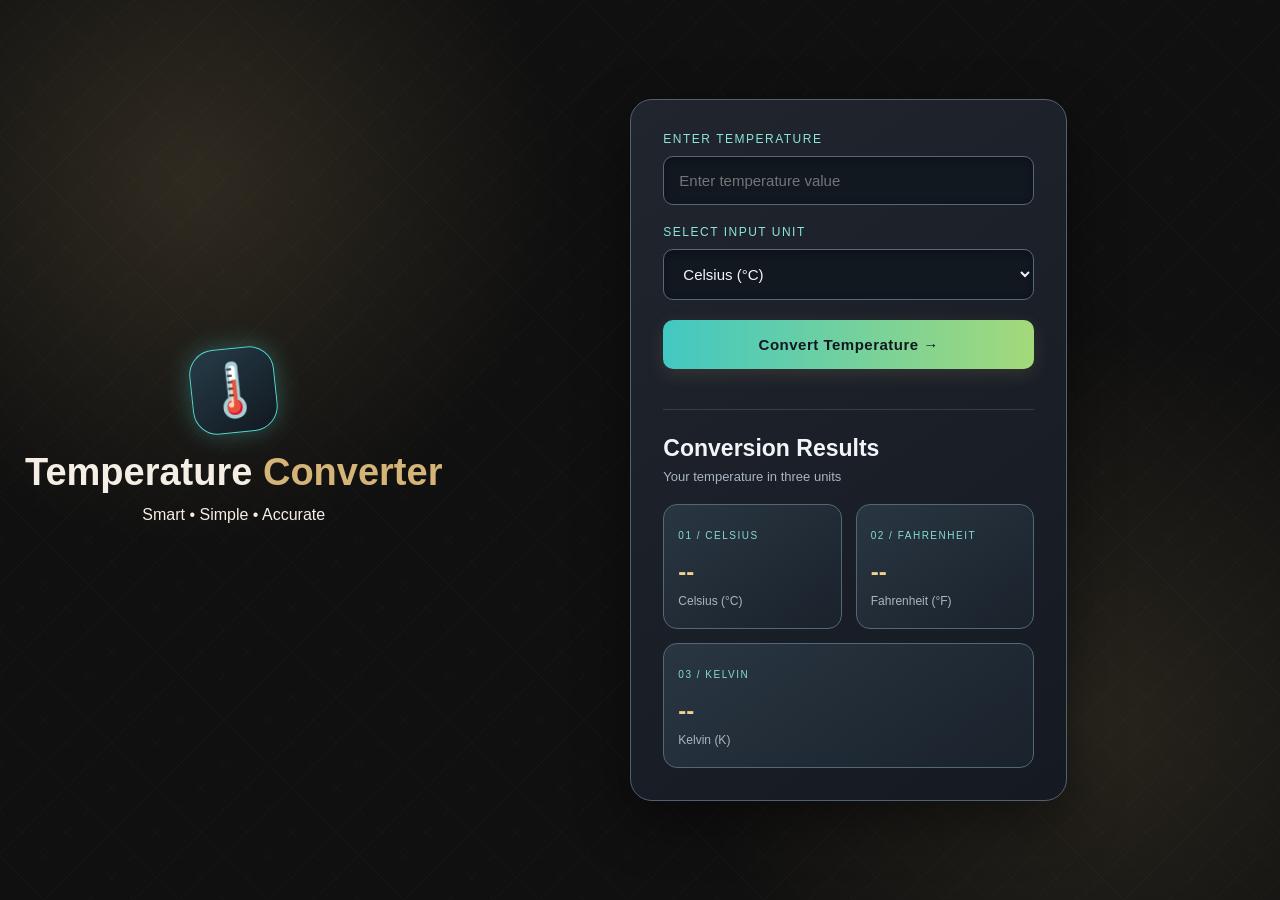
<file: Temperature Converter/index.html>
<!DOCTYPE html>
<html lang="en">
<head>
    <meta charset="UTF-8">
    <meta name="viewport" content="width=device-width, initial-scale=1.0">
    <title>Temperature Converter</title>
    <link rel="stylesheet" href="style.css">
</head>
<body>
    <header class="page-header">
    <div class="logo">🌡️</div>
    <h1>Temperature <span>Converter</span></h1>
    <p>Smart • Simple • Accurate</p>
</header>
    
<div class="converter">

    <div class="input-section">
        <label for="temperature">ENTER TEMPERATURE</label>
        <input
            type="number"
            id="temperature"
            placeholder="Enter temperature value"
            step="any"
        >

        <label for="fromUnit">SELECT INPUT UNIT</label>
        <select id="fromUnit">
            <option value="C">Celsius (°C)</option>
            <option value="F">Fahrenheit (°F)</option>
            <option value="K">Kelvin (K)</option>
        </select>

        <button onclick="convertTemperature()">
            Convert Temperature →
        </button>

        <p id="error"></p>
    </div>

    <div class="results-section">
        <h2>Conversion Results</h2>
        <p class="result-subtitle">Your temperature in three units</p>

        <div class="result-grid">

            <div class="result-card">
                <span>01 / CELSIUS</span>
                <h3 id="celsiusResult">--</h3>
                <p>Celsius (°C)</p>
            </div>

            <div class="result-card">
                <span>02 / FAHRENHEIT</span>
                <h3 id="fahrenheitResult">--</h3>
                <p>Fahrenheit (°F)</p>
            </div>

            <div class="result-card">
                <span>03 / KELVIN</span>
                <h3 id="kelvinResult">--</h3>
                <p>Kelvin (K)</p>
            </div>

        </div>
    </div>

</div>
<script src="./script.js"></script>
</body>
</html>
</file>
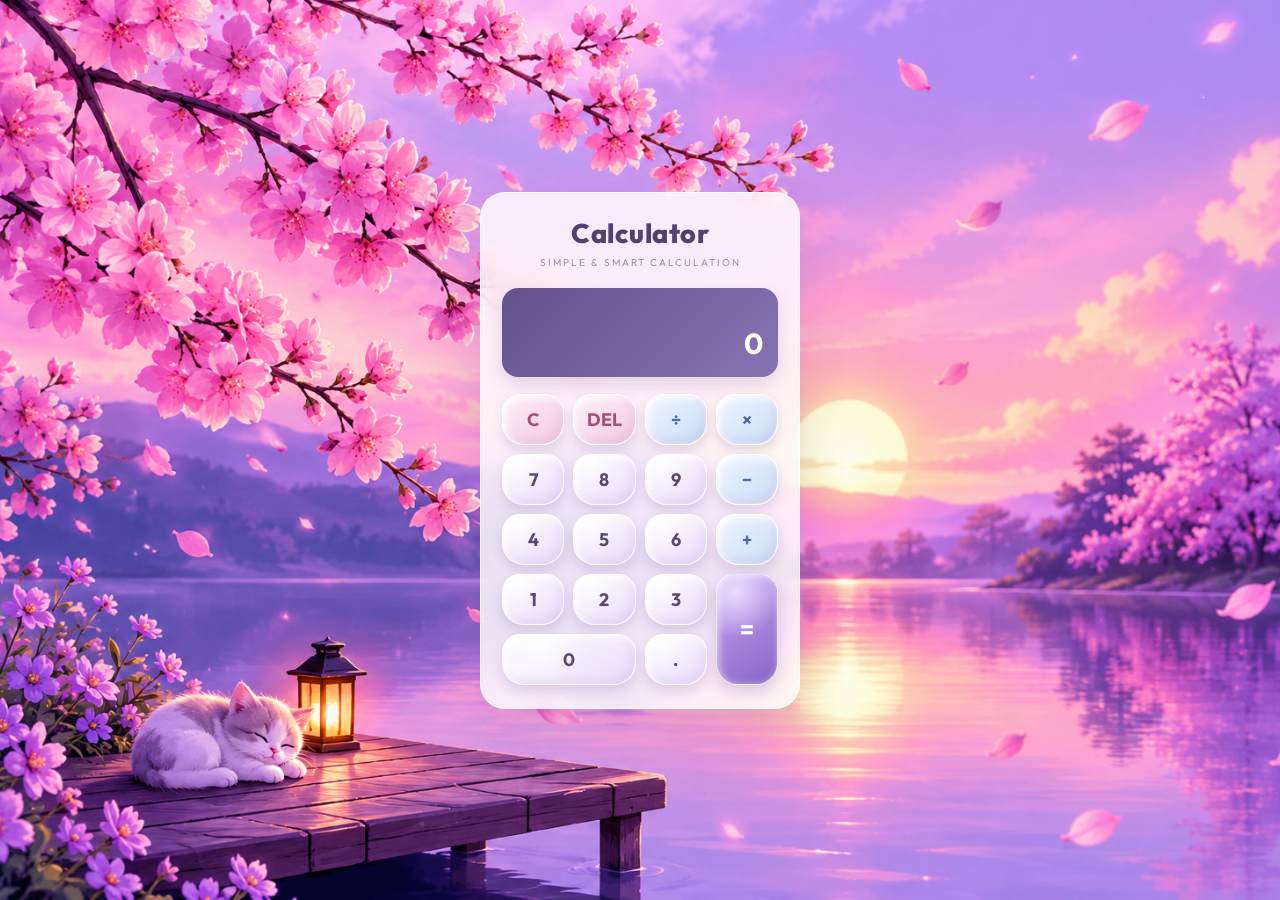
<file: Level 2/Calculator/index.html>
<!DOCTYPE html>
<html lang="en">
<head>
    <meta charset="UTF-8">
    <meta name="viewport" content="width=device-width, initial-scale=1.0">
    <meta name="description" content="A functional calculator built with HTML5, CSS3 and JavaScript">
    <title>Modern Calculator</title>
    <link rel="stylesheet" href="style.css">
    <script src="script.js" defer></script>
</head>
<body>

    <main class="calculator">
        <h1>Calculator</h1>
        <p class="subtitle">Simple & Smart Calculation</p>

        <div class="display" aria-live="polite">
            <div id="previous-display"></div>
            <div id="current-display">0</div>
        </div>

        <div class="buttons">
            <button type="button" class="function" data-action="clear">C</button>
            <button type="button" class="function" data-action="delete">DEL</button>
            <button type="button" class="operator" data-operator="/">÷</button>
            <button type="button" class="operator" data-operator="*">×</button>

            <button type="button" data-number="7">7</button>
            <button type="button" data-number="8">8</button>
            <button type="button" data-number="9">9</button>
            <button type="button" class="operator" data-operator="-">−</button>

            <button type="button" data-number="4">4</button>
            <button type="button" data-number="5">5</button>
            <button type="button" data-number="6">6</button>
            <button type="button" class="operator" data-operator="+">+</button>

            <button type="button" data-number="1">1</button>
            <button type="button" data-number="2">2</button>
            <button type="button" data-number="3">3</button>
            <button type="button" class="equals" data-action="calculate">=</button>

            <button type="button" class="zero" data-number="0">0</button>
            <button type="button" data-number=".">.</button>
        </div>
    </main>

</body>
</html>
</file>
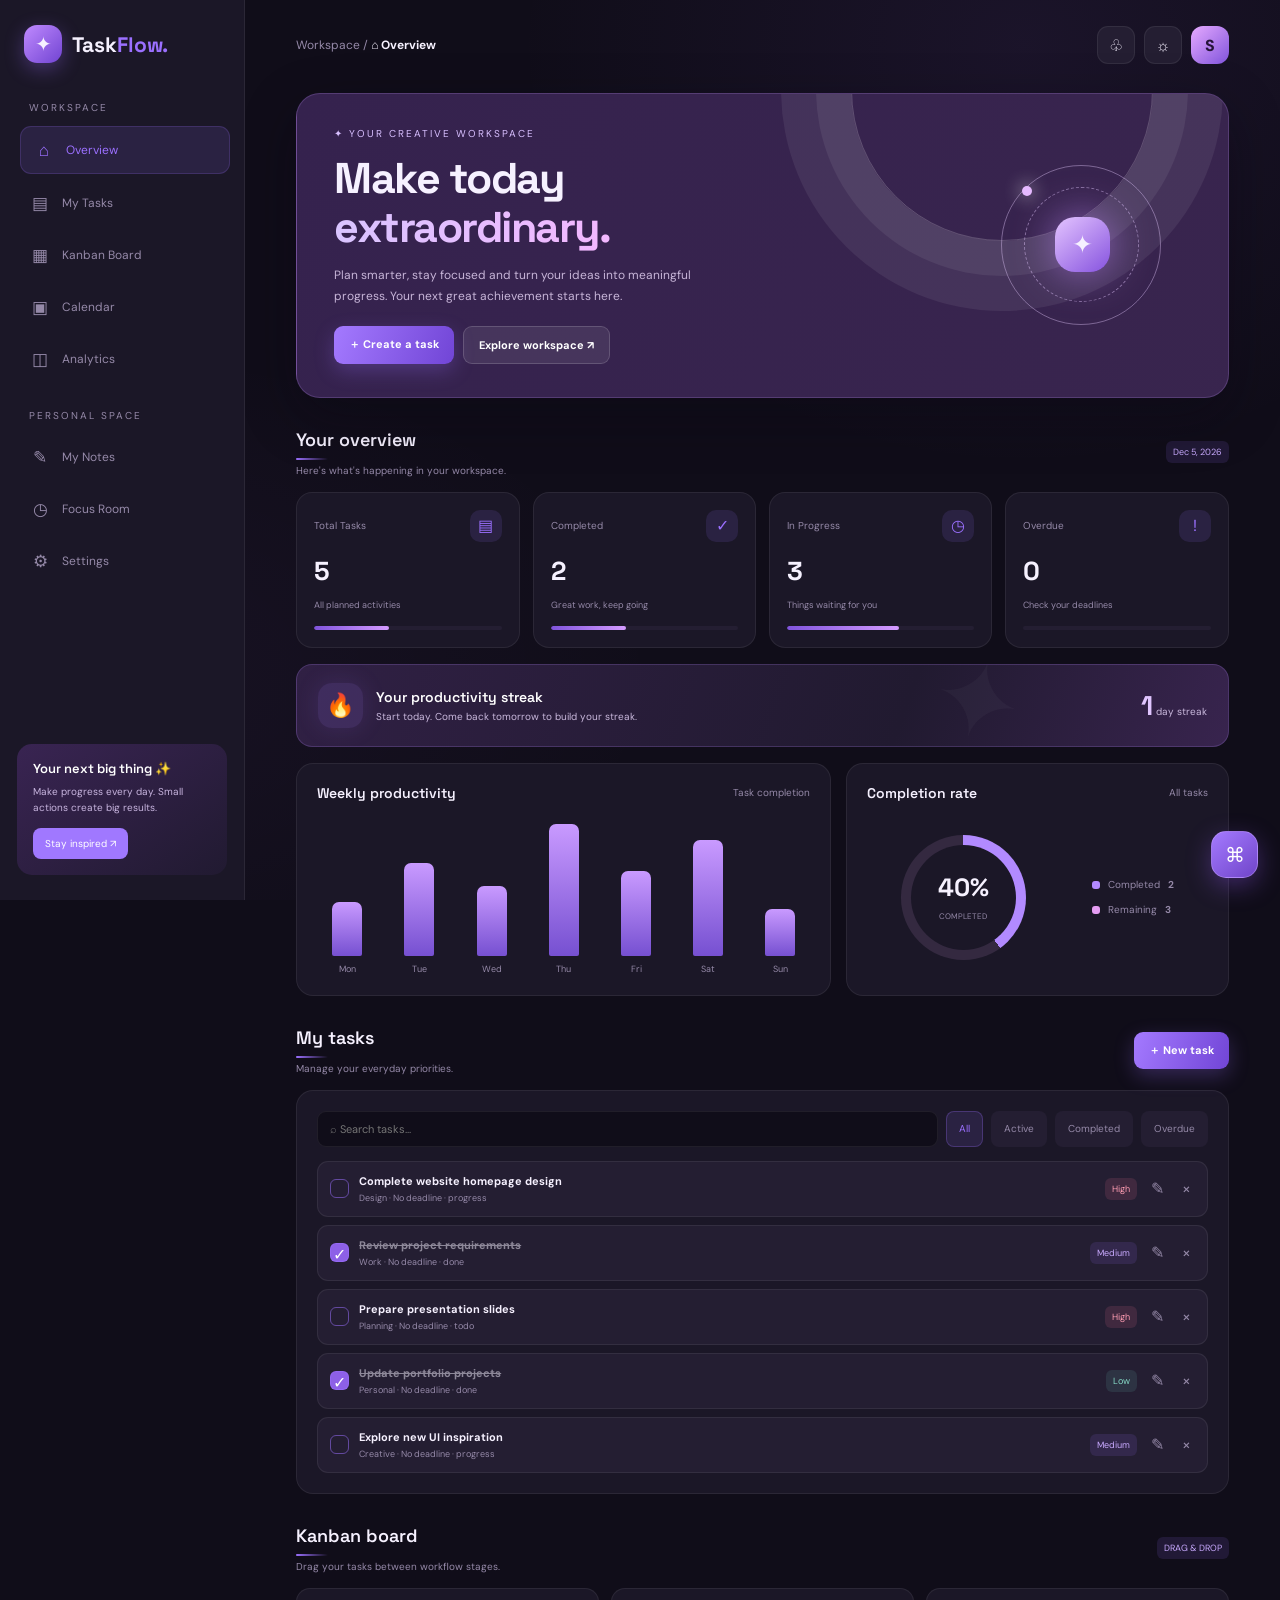
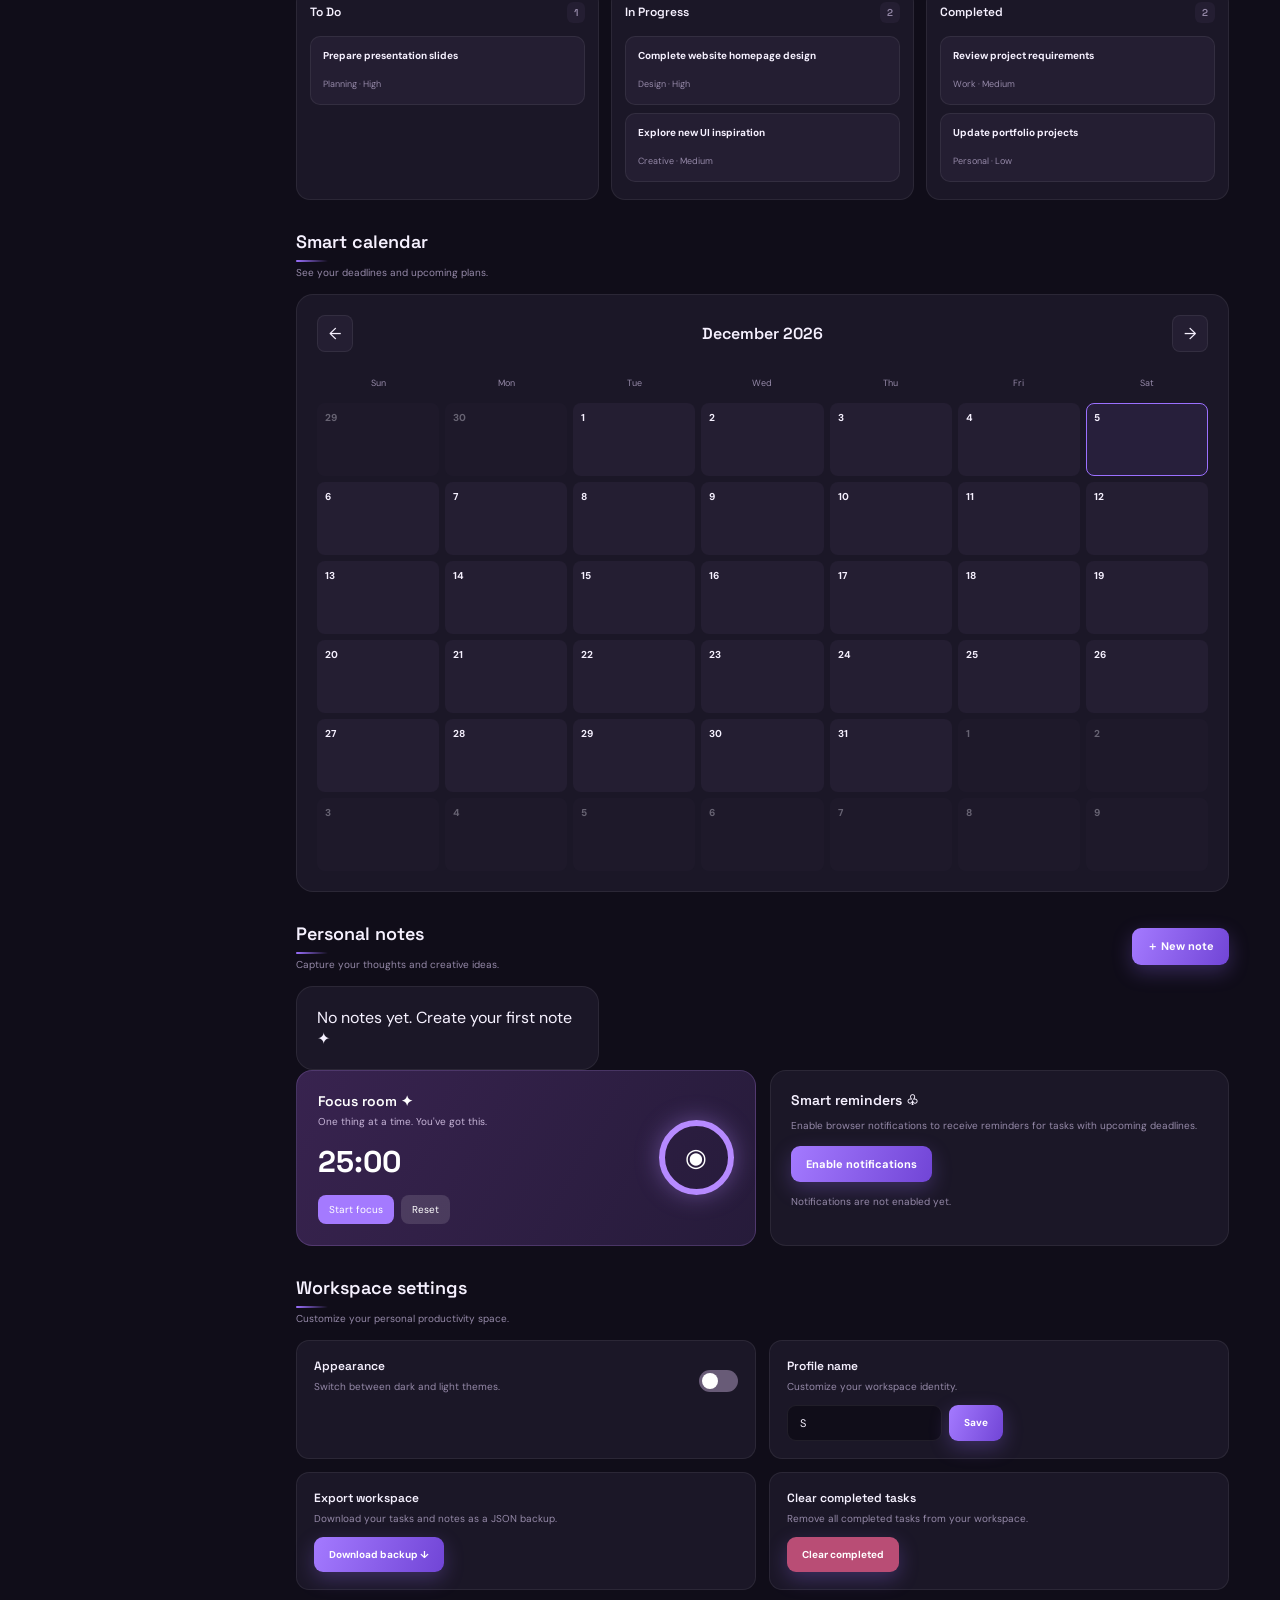
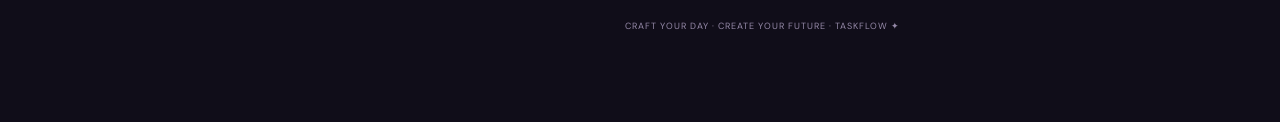
<file: Level 2/Todo-Web-App/index.html>
<!DOCTYPE html>
<html lang="en">
<head>
  <meta charset="UTF-8">
  <meta name="viewport" content="width=device-width, initial-scale=1.0">
  <title>TaskFlow — Productivity Studio</title>

  <link href="https://fonts.googleapis.com/css2?family=DM+Sans:wght@400;500;600;700;800&family=Space+Grotesk:wght@400;500;600;700&display=swap" rel="stylesheet">

  <link rel="stylesheet" href="style.css">
</head>
<body>

  <div class="scroll-progress" id="scrollProgress"></div>

  <div class="app">
    <aside class="sidebar">
      <div class="logo">
        <div class="logo-icon">✦</div>
        <strong>Task<span>Flow.</span></strong>
      </div>

      <div class="nav-label">WORKSPACE</div>
      <nav class="nav">
        <a class="active" href="#home"><span class="nav-icon">⌂</span><span>Overview</span></a>
        <a href="#tasks"><span class="nav-icon">▤</span><span>My Tasks</span></a>
        <a href="#board"><span class="nav-icon">▦</span><span>Kanban Board</span></a>
        <a href="#calendar"><span class="nav-icon">▣</span><span>Calendar</span></a>
        <a href="#analytics"><span class="nav-icon">◫</span><span>Analytics</span></a>
      </nav>

      <div class="nav-label">PERSONAL SPACE</div>
      <nav class="nav">
        <a href="#notes"><span class="nav-icon">✎</span><span>My Notes</span></a>
        <a href="#focus"><span class="nav-icon">◷</span><span>Focus Room</span></a>
        <a href="#settings"><span class="nav-icon">⚙</span><span>Settings</span></a>
      </nav>

      <div class="sidebar-bottom">
        <div class="side-card">
          <h4>Your next big thing ✨</h4>
          <p>Make progress every day. Small actions create big results.</p>
          <button onclick="showToast('Keep going! You are doing amazing.')">Stay inspired ↗</button>
        </div>
      </div>
    </aside>

    <main class="main" id="home">
      <header class="topbar">
        <div class="breadcrumb">Workspace / <b id="crumb">Overview</b></div>
        <div class="top-actions">
          <button class="icon-btn" title="Notifications" onclick="showReminders()">♧</button>
          <button class="icon-btn" title="Theme" onclick="toggleTheme()">☼</button>
          <div class="avatar" id="avatar">S</div>
        </div>
      </header>

      <section class="hero reveal">
        <div class="hero-content">
          <div class="eyebrow">✦ YOUR CREATIVE WORKSPACE</div>
          <h1>Make today<br><span>extraordinary.</span></h1>
          <p>Plan smarter, stay focused and turn your ideas into meaningful progress. Your next great achievement starts here.</p>
          <div class="hero-buttons">
            <button class="primary" onclick="openTaskModal()">＋ Create a task</button>
            <button class="secondary" onclick="goTo('board')">Explore workspace ↗</button>
          </div>
        </div>
        <div class="hero-art">
          <div class="orbit"></div>
          <div class="orbit2"></div>
          <div class="core">✦</div>
        </div>
      </section>

      <div class="section-head reveal">
        <div><h2>Your overview</h2><p>Here's what's happening in your workspace.</p></div>
        <span class="tag" id="today"></span>
      </div>

      <section class="stats">
        <div class="stat reveal delay1">
          <div class="stat-top"><span class="stat-label">Total Tasks</span><span class="stat-icon">▤</span></div>
          <h3 id="total">0</h3><small>All planned activities</small>
          <div class="bar"><span id="totalBar"></span></div>
        </div>
        <div class="stat reveal delay2">
          <div class="stat-top"><span class="stat-label">Completed</span><span class="stat-icon">✓</span></div>
          <h3 id="completed">0</h3><small>Great work, keep going</small>
          <div class="bar"><span id="doneBar"></span></div>
        </div>
        <div class="stat reveal delay3">
          <div class="stat-top"><span class="stat-label">In Progress</span><span class="stat-icon">◷</span></div>
          <h3 id="active">0</h3><small>Things waiting for you</small>
          <div class="bar"><span id="activeBar"></span></div>
        </div>
        <div class="stat reveal delay1">
          <div class="stat-top"><span class="stat-label">Overdue</span><span class="stat-icon">!</span></div>
          <h3 id="overdue">0</h3><small>Check your deadlines</small>
          <div class="bar"><span id="lateBar"></span></div>
        </div>
      </section>

      <section class="streak-card reveal">
        <div class="streak-left">
          <div class="streak-icon">🔥</div>
          <div><h3>Your productivity streak</h3><p id="streakMessage">Build a little progress every day.</p></div>
        </div>
        <div class="streak-number"><span id="streakCount">1</span><small> day streak</small></div>
      </section>

      <section class="two-grid" id="analytics">
        <div class="panel reveal">
          <div class="panel-title"><h3>Weekly productivity</h3><small>Task completion</small></div>
          <div class="chart" id="weeklyChart"></div>
        </div>
        <div class="panel reveal delay1">
          <div class="panel-title"><h3>Completion rate</h3><small>All tasks</small></div>
          <div class="ring-wrap">
            <div class="ring" id="ring">
              <div class="ring-inner"><strong id="percent">0%</strong><small>COMPLETED</small></div>
            </div>
            <div class="legend">
              <div><i></i> Completed <b id="legendDone">0</b></div>
              <div><i class="legend-other"></i> Remaining <b id="legendLeft">0</b></div>
            </div>
          </div>
        </div>
      </section>

      <section id="tasks">
        <div class="section-head reveal">
          <div><h2>My tasks</h2><p>Manage your everyday priorities.</p></div>
          <button class="primary" onclick="openTaskModal()">＋ New task</button>
        </div>
        <div class="panel reveal">
          <div class="task-tools">
            <input class="search" id="search" placeholder="⌕ Search tasks...">
            <button class="filter active" data-filter="all">All</button>
            <button class="filter" data-filter="active">Active</button>
            <button class="filter" data-filter="done">Completed</button>
            <button class="filter" data-filter="overdue">Overdue</button>
          </div>
          <div class="task-list" id="taskList"></div>
        </div>
      </section>

      <section id="board">
        <div class="section-head reveal">
          <div><h2>Kanban board</h2><p>Drag your tasks between workflow stages.</p></div>
          <span class="tag">DRAG & DROP</span>
        </div>
        <div class="board reveal">
          <div class="board-col" data-status="todo">
            <div class="board-heading">To Do <span id="count-todo">0</span></div>
            <div class="dropzone" id="zone-todo"></div>
          </div>
          <div class="board-col" data-status="progress">
            <div class="board-heading">In Progress <span id="count-progress">0</span></div>
            <div class="dropzone" id="zone-progress"></div>
          </div>
          <div class="board-col" data-status="done">
            <div class="board-heading">Completed <span id="count-done">0</span></div>
            <div class="dropzone" id="zone-done"></div>
          </div>
        </div>
      </section>

      <section id="calendar">
        <div class="section-head reveal"><div><h2>Smart calendar</h2><p>See your deadlines and upcoming plans.</p></div></div>
        <div class="panel reveal">
          <div class="calendar-head">
            <button id="prevMonth">←</button>
            <h3 id="monthTitle"></h3>
            <button id="nextMonth">→</button>
          </div>
          <div class="calendar-grid" id="calendarGrid"></div>
        </div>
      </section>

      <section id="notes">
        <div class="section-head reveal">
          <div><h2>Personal notes</h2><p>Capture your thoughts and creative ideas.</p></div>
          <button class="primary" onclick="openNoteModal()">＋ New note</button>
        </div>
        <div class="notes-grid reveal" id="notesGrid"></div>
      </section>

      <section class="bottom-grid" id="focus">
        <div class="focus-card reveal">
          <div>
            <h3>Focus room ✦</h3><p>One thing at a time. You've got this.</p>
            <div class="timer" id="timer">25:00</div>
            <div class="timer-controls">
              <button class="timer-start" id="timerBtn" onclick="toggleTimer()">Start focus</button>
              <button class="timer-reset" onclick="resetTimer()">Reset</button>
            </div>
          </div>
          <div class="focus-orb">◉</div>
        </div>
        <div class="reminder-card reveal delay1">
          <h3>Smart reminders ♧</h3>
          <p>Enable browser notifications to receive reminders for tasks with upcoming deadlines.</p>
          <button class="primary" onclick="enableNotifications()">Enable notifications</button>
          <p id="notificationStatus" class="notification-status">Notifications are not enabled yet.</p>
        </div>
      </section>

      <section id="settings">
        <div class="section-head reveal">
          <div><h2>Workspace settings</h2><p>Customize your personal productivity space.</p></div>
        </div>
        <div class="settings-grid reveal">
          <div class="setting">
            <div class="setting-row">
              <div><h4>Appearance</h4><p>Switch between dark and light themes.</p></div>
              <button class="toggle" id="themeToggle" onclick="toggleTheme()"></button>
            </div>
          </div>
          <div class="setting">
            <h4>Profile name</h4><p>Customize your workspace identity.</p>
            <div class="profile-input">
              <input class="field" id="profileName" placeholder="Your name">
              <button class="primary" onclick="saveProfile()">Save</button>
            </div>
          </div>
          <div class="setting">
            <h4>Export workspace</h4><p>Download your tasks and notes as a JSON backup.</p>
            <button class="primary" onclick="exportData()">Download backup ↓</button>
          </div>
          <div class="setting">
            <h4>Clear completed tasks</h4><p>Remove all completed tasks from your workspace.</p>
            <button class="primary danger" onclick="clearCompleted()">Clear completed</button>
          </div>
        </div>
      </section>

      <footer>CRAFT YOUR DAY · CREATE YOUR FUTURE · TASKFLOW ✦</footer>
    </main>
  </div>

  <div class="command-overlay" id="commandOverlay">
    <div class="command-box">
      <input class="command-search" id="commandSearch" placeholder="Search actions...">
      <div class="command-hint">QUICK ACTIONS</div>
      <div class="command-list" id="commandList">
        <button class="command-item" data-action="task"><span>＋</span>Create a new task<small>New task</small></button>
        <button class="command-item" data-action="board"><span>▦</span>Open Kanban board<small>Workspace</small></button>
        <button class="command-item" data-action="calendar"><span>▣</span>Open calendar<small>Planning</small></button>
        <button class="command-item" data-action="focus"><span>◷</span>Open focus room<small>Productivity</small></button>
        <button class="command-item" data-action="notes"><span>✎</span>Open notes<small>Personal</small></button>
        <button class="command-item" data-action="theme"><span>☼</span>Switch appearance<small>Theme</small></button>
      </div>
      <div class="command-footer"><kbd>ESC</kbd> to close · <kbd>Ctrl</kbd> + <kbd>K</kbd> to open</div>
    </div>
  </div>

  <button class="command-shortcut" onclick="openCommandCenter()" title="Command Center">⌘</button>

  <div class="modal" id="taskModal">
    <div class="modal-box">
      <h3 id="taskModalTitle">Create a new task ✦</h3>
      <label>Task name</label><input id="taskName" placeholder="What needs to be done?">
      <label>Category</label><input id="taskCategory" placeholder="Design, Work, Personal...">
      <label>Priority</label>
      <select id="taskPriority"><option>Medium</option><option>High</option><option>Low</option></select>
      <label>Deadline</label><input type="date" id="taskDate">
      <label>Status</label>
      <select id="taskStatus">
        <option value="todo">To Do</option>
        <option value="progress">In Progress</option>
        <option value="done">Completed</option>
      </select>
      <div class="modal-actions">
        <button class="cancel" onclick="closeTaskModal()">Cancel</button>
        <button class="save" onclick="saveTask()">Save task</button>
      </div>
    </div>
  </div>

  <div class="modal" id="noteModal">
    <div class="modal-box">
      <h3>Create a note ✧</h3>
      <label>Note title</label><input id="noteTitle" placeholder="Give your note a title">
      <label>Your thoughts</label><textarea id="noteText" rows="5" placeholder="Write your ideas here..."></textarea>
      <div class="modal-actions">
        <button class="cancel" onclick="closeNoteModal()">Cancel</button>
        <button class="save" onclick="saveNote()">Save note</button>
      </div>
    </div>
  </div>

  <div class="toast" id="toast"></div>

  <script src="script.js" defer></script>
</body>
</html>
</file>
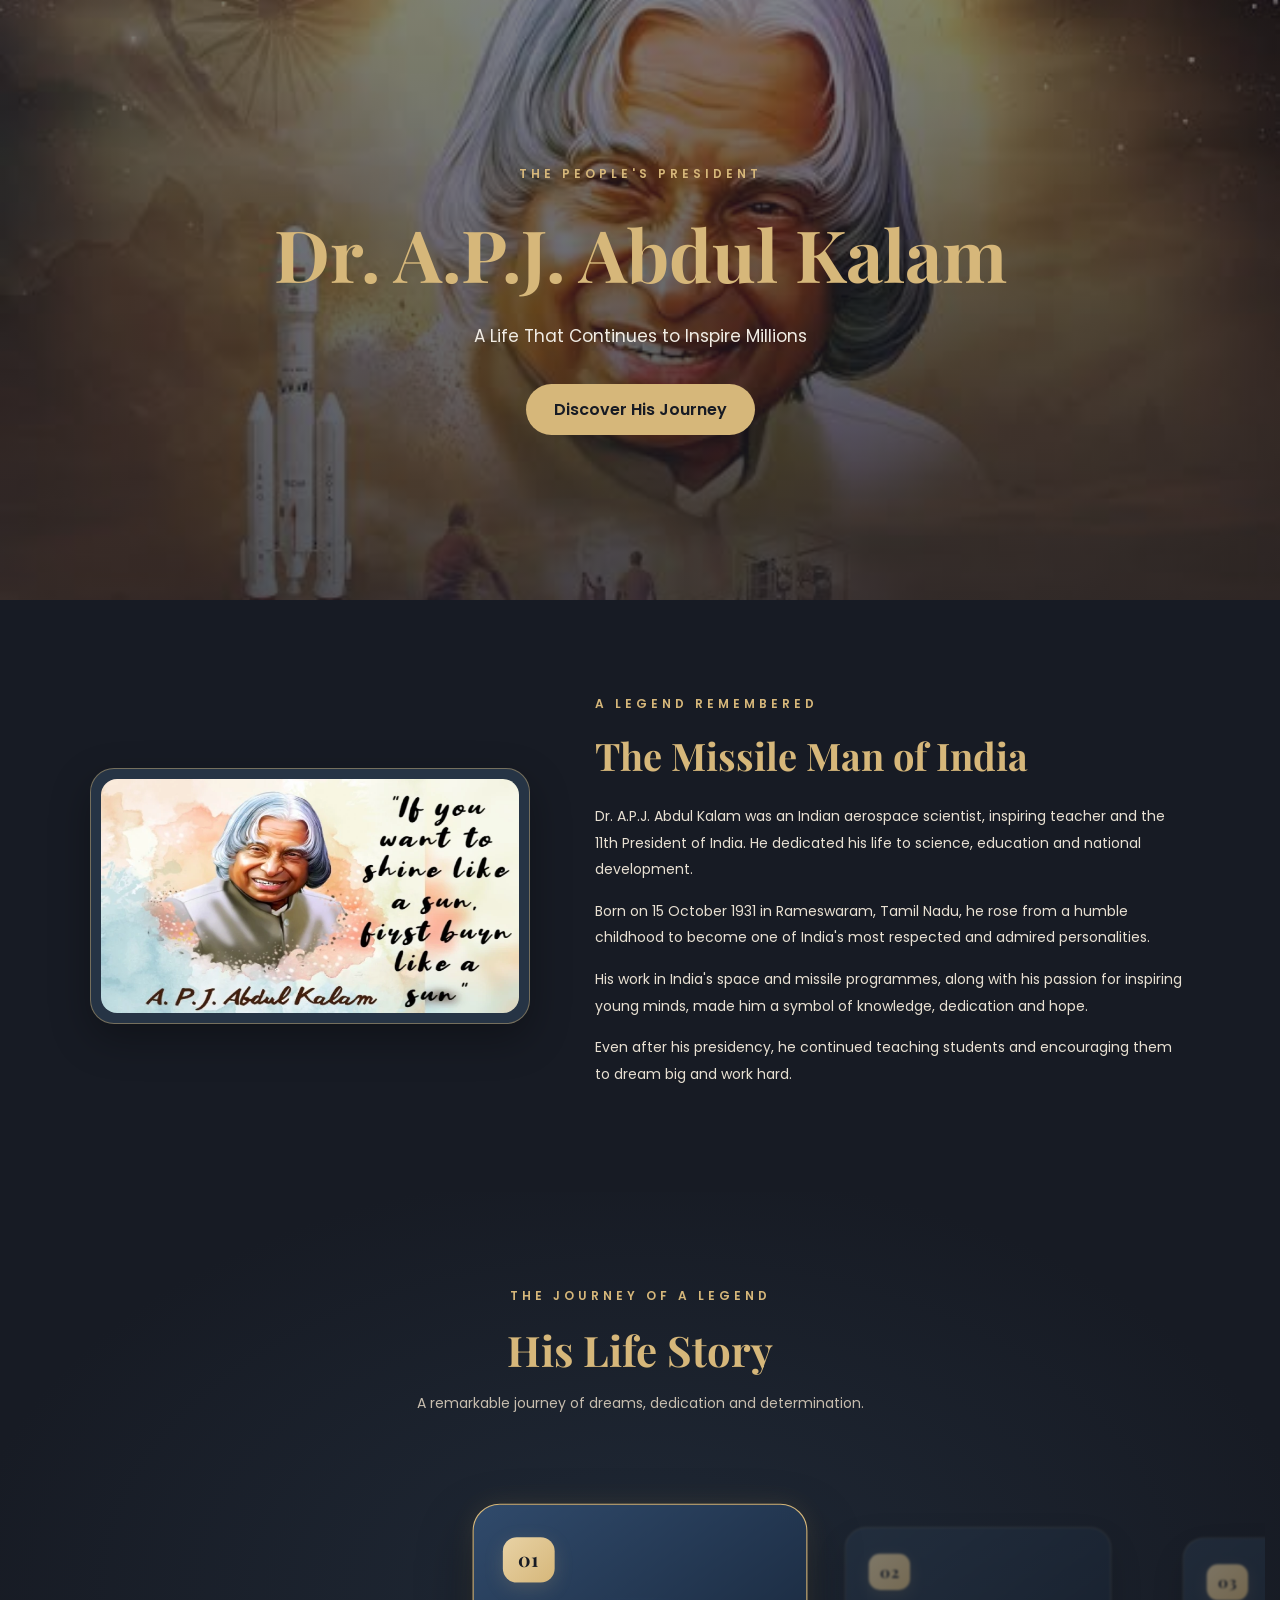
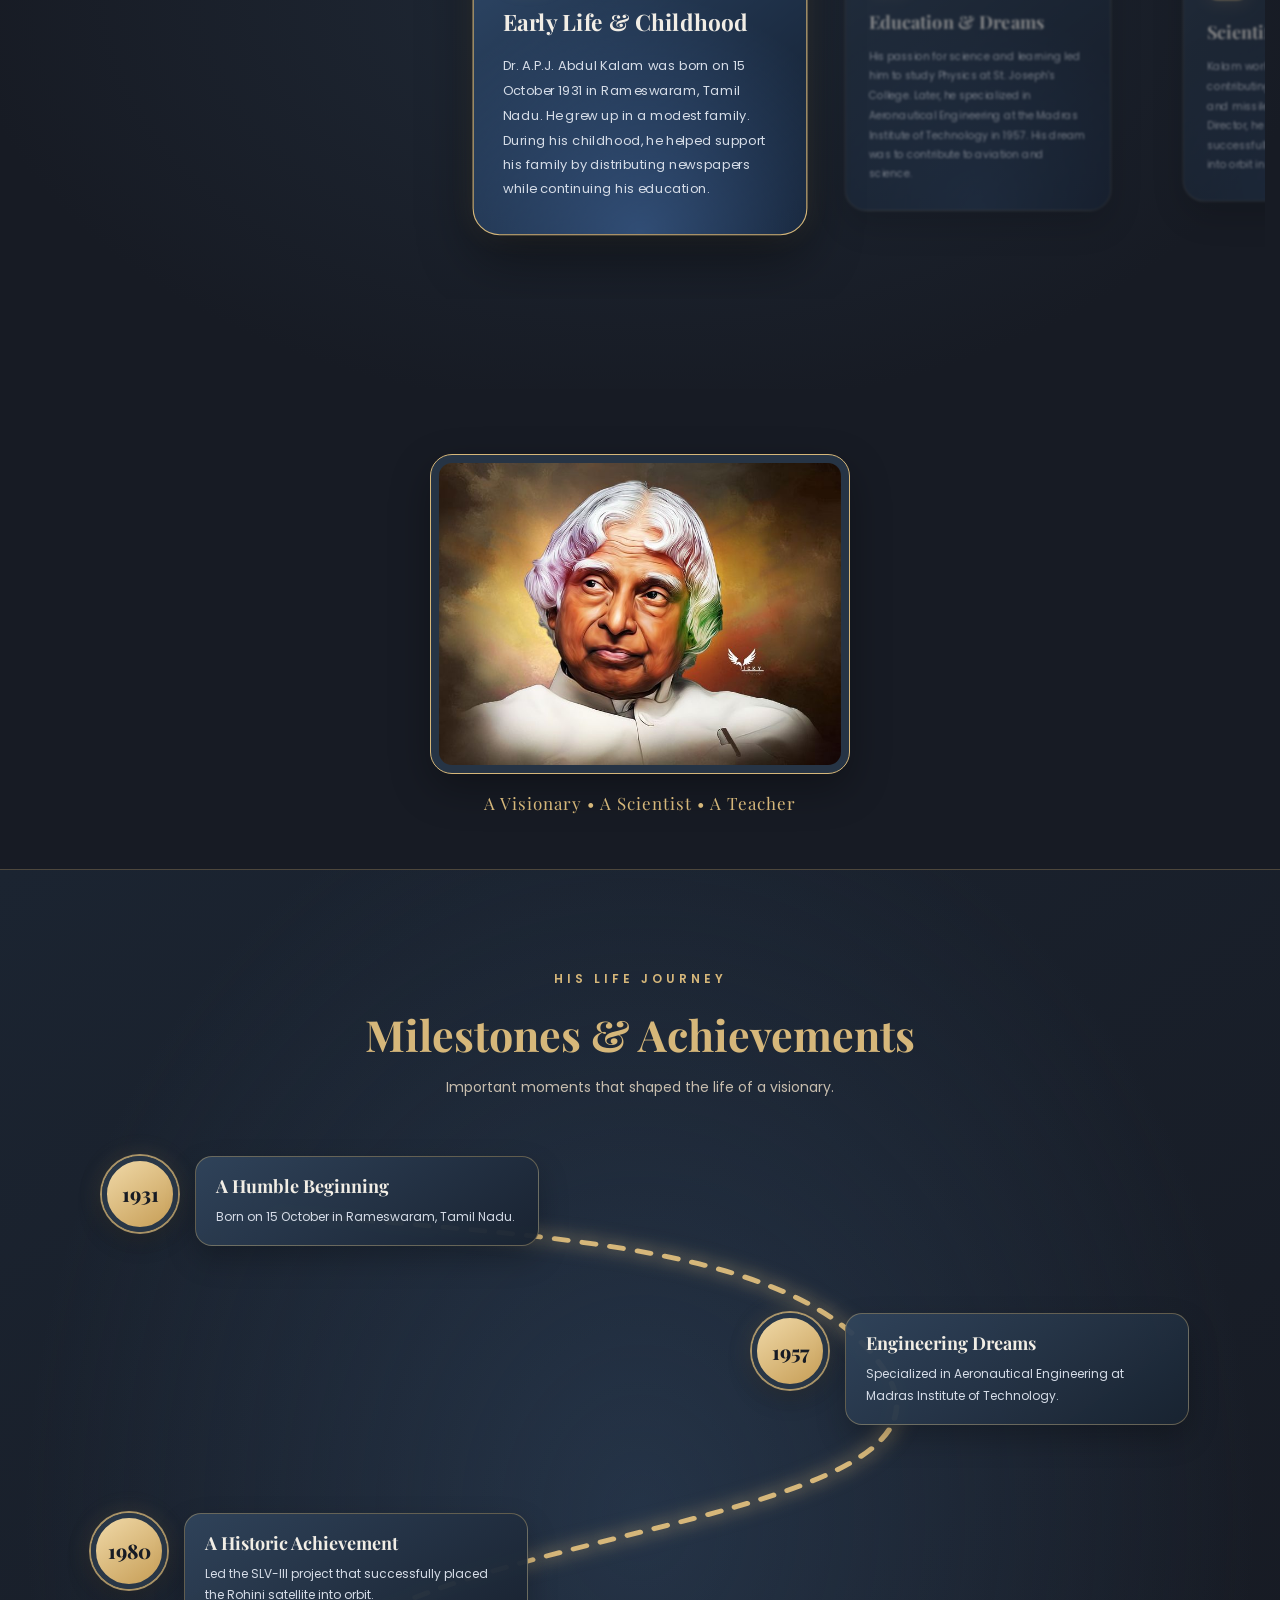
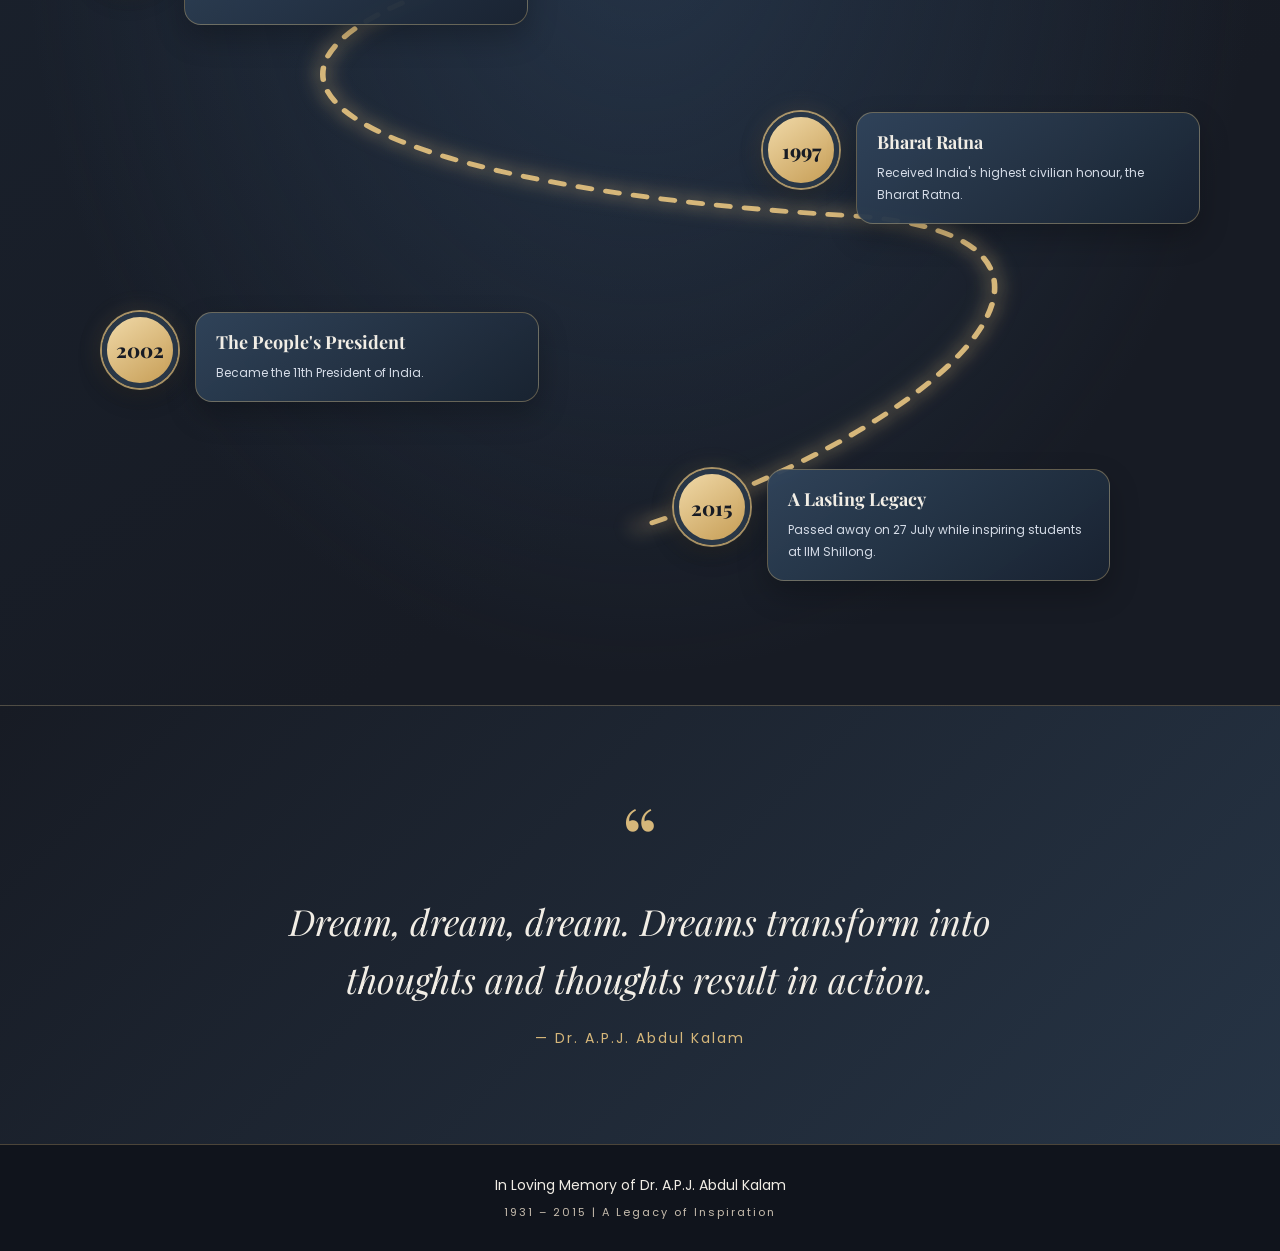
<file: Level 2/Tribute Page/index.html>
<!DOCTYPE html>
<html lang="en">

<head>
    <meta charset="UTF-8">
    <meta name="viewport" content="width=device-width, initial-scale=1.0">
    <meta name="description" content="A tribute to Dr. A.P.J. Abdul Kalam">
    <title>Tribute to Dr. A.P.J. Abdul Kalam</title>
    <link rel="stylesheet" href="style.css">
</head>

<body>

    <!-- HERO SECTION -->
    <header class="hero">
        <div class="hero-content reveal-up">
            <p class="eyebrow">THE PEOPLE'S PRESIDENT</p>
            <h1>Dr. A.P.J. Abdul Kalam</h1>
            <p class="tagline">A Life That Continues to Inspire Millions</p>
            <a href="#about" class="hero-button">Discover His Journey</a>
        </div>
    </header>

    <main>

        <!-- INTRO SECTION -->
        <section class="intro" id="about">

            <div class="portrait reveal-left">
                <img src="A.P.j.webp" alt="Portrait of Dr. A.P.J. Abdul Kalam">
            </div>

            <div class="intro-text reveal-right">
                <span class="section-label">A LEGEND REMEMBERED</span>
                <h2>The Missile Man of India</h2>

                <p>
                    Dr. A.P.J. Abdul Kalam was an Indian aerospace scientist,
                    inspiring teacher and the 11th President of India.
                    He dedicated his life to science, education and national development.
                </p>

                <p>
                    Born on 15 October 1931 in Rameswaram, Tamil Nadu,
                    he rose from a humble childhood to become one of India's
                    most respected and admired personalities.
                </p>

                <p>
                    His work in India's space and missile programmes,
                    along with his passion for inspiring young minds,
                    made him a symbol of knowledge, dedication and hope.
                </p>

                <p>
                    Even after his presidency, he continued teaching students
                    and encouraging them to dream big and work hard.
                </p>
            </div>
        </section>

        <!-- LIFE STORY SECTION -->
        <section class="life-story" id="life-story">

            <div class="life-heading reveal-up">
                <span class="section-label">THE JOURNEY OF A LEGEND</span>
                <h2>His Life Story</h2>
                <p>A remarkable journey of dreams, dedication and determination.</p>
            </div>

            <!-- STORY CAROUSEL -->
            <div class="story-container">

                <article class="story-card">
                    <span class="story-number">01</span>
                    <h3>Early Life & Childhood</h3>
                    <p>
                        Dr. A.P.J. Abdul Kalam was born on 15 October 1931
                        in Rameswaram, Tamil Nadu. He grew up in a modest
                        family. During his childhood, he helped support
                        his family by distributing newspapers while
                        continuing his education.
                    </p>
                </article>

                <article class="story-card">
                    <span class="story-number">02</span>
                    <h3>Education & Dreams</h3>
                    <p>
                        His passion for science and learning led him to
                        study Physics at St. Joseph's College. Later,
                        he specialized in Aeronautical Engineering at
                        the Madras Institute of Technology in 1957.
                        His dream was to contribute to aviation and science.
                    </p>
                </article>

                <article class="story-card">
                    <span class="story-number">03</span>
                    <h3>Scientific Career</h3>
                    <p>
                        Kalam worked with DRDO and ISRO, contributing
                        to India's space research and missile development.
                        As Project Director, he led the SLV-III project,
                        which successfully placed the Rohini satellite
                        into orbit in July 1980.
                    </p>
                </article>

                <article class="story-card">
                    <span class="story-number">04</span>
                    <h3>The People's President</h3>
                    <p>
                        On 25 July 2002, he became the 11th President
                        of India. During his presidency, he inspired
                        millions through his vision for national
                        development, education and scientific progress.
                    </p>
                </article>

                <article class="story-card">
                    <span class="story-number">05</span>
                    <h3>Teacher & Author</h3>
                    <p>
                        Beyond science and public service, Kalam loved
                        teaching and writing. His famous books include
                        Wings of Fire, Ignited Minds and India 2020.
                        He dedicated much of his time to inspiring
                        young students.
                    </p>
                </article>

                <article class="story-card">
                    <span class="story-number">06</span>
                    <h3>A Lasting Legacy</h3>
                    <p>
                        On 27 July 2015, Dr. Kalam passed away while
                        delivering a lecture to students at IIM Shillong.
                        His dedication to education, science and humanity
                        continues to inspire generations.
                    </p>
                </article>

            </div>
        </section>

        <!-- TIMELINE PHOTO -->
        <section class="timeline-photo reveal-up">
            <img src="abdul.jpg" alt="Dr. A.P.J. Abdul Kalam">
        </section>

        <!-- GOLDEN JOURNEY TIMELINE -->
        <section class="journey-section" id="journey">

            <div class="journey-heading reveal-up">
                <span class="section-label">HIS LIFE JOURNEY</span>
                <h2>Milestones & Achievements</h2>
                <p>Important moments that shaped the life of a visionary.</p>
            </div>

            <div class="journey-stage">

                <svg class="journey-path" viewBox="0 0 1000 1080"
                     preserveAspectRatio="none" aria-hidden="true">
                    <path class="journey-path-shadow"
                          d="M 175 70 C 430 95, 650 105, 720 235
                             C 790 365, 440 390, 280 475
                             C 105 570, 310 665, 690 690
                             C 940 710, 790 900, 500 1010" />
                    <path class="journey-path-line"
                          d="M 175 70 C 430 95, 650 105, 720 235
                             C 790 365, 440 390, 280 475
                             C 105 570, 310 665, 690 690
                             C 940 710, 790 900, 500 1010" />
                </svg>

                <article class="journey-point point-one reveal-up">
                    <span class="journey-year">1931</span>
                    <div class="journey-info">
                        <h3>A Humble Beginning</h3>
                        <p>Born on 15 October in Rameswaram, Tamil Nadu.</p>
                    </div>
                </article>

                <article class="journey-point point-two reveal-up">
                    <span class="journey-year">1957</span>
                    <div class="journey-info">
                        <h3>Engineering Dreams</h3>
                        <p>Specialized in Aeronautical Engineering at Madras Institute of Technology.</p>
                    </div>
                </article>

                <article class="journey-point point-three reveal-up">
                    <span class="journey-year">1980</span>
                    <div class="journey-info">
                        <h3>A Historic Achievement</h3>
                        <p>Led the SLV-III project that successfully placed the Rohini satellite into orbit.</p>
                    </div>
                </article>

                <article class="journey-point point-four reveal-up">
                    <span class="journey-year">1997</span>
                    <div class="journey-info">
                        <h3>Bharat Ratna</h3>
                        <p>Received India's highest civilian honour, the Bharat Ratna.</p>
                    </div>
                </article>

                <article class="journey-point point-five reveal-up">
                    <span class="journey-year">2002</span>
                    <div class="journey-info">
                        <h3>The People's President</h3>
                        <p>Became the 11th President of India.</p>
                    </div>
                </article>

                <article class="journey-point point-six reveal-up">
                    <span class="journey-year">2015</span>
                    <div class="journey-info">
                        <h3>A Lasting Legacy</h3>
                        <p>Passed away on 27 July while inspiring students at IIM Shillong.</p>
                    </div>
                </article>

            </div>
        </section>

        <!-- QUOTE SECTION -->
        <section class="quote-section reveal-up">
            <p class="quote-mark">“</p>

            <blockquote>
                Dream, dream, dream. Dreams transform into thoughts
                and thoughts result in action.
            </blockquote>

            <p class="quote-author">— Dr. A.P.J. Abdul Kalam</p>
        </section>

    </main>

    <!-- FOOTER -->
    <footer>
        <p>In Loving Memory of Dr. A.P.J. Abdul Kalam</p>
        <p class="footer-small">1931 – 2015 | A Legacy of Inspiration</p>
    </footer>

    <!-- ANIMATION & CAROUSEL JAVASCRIPT -->
    <script>
        document.body.classList.add("js-enabled");

        const observer = new IntersectionObserver((entries) => {
            entries.forEach(entry => {
                if (entry.isIntersecting) {
                    entry.target.classList.add("show");
                    observer.unobserve(entry.target);
                }
            });
        }, {
            threshold: 0.15
        });

        document.querySelectorAll(
            ".reveal-left, .reveal-right, .reveal-up"
        ).forEach(element => {
            observer.observe(element);
        });

        // STORY CARD CAROUSEL
        const storyContainer = document.querySelector(".story-container");
        const storyCards = document.querySelectorAll(".story-card");

        function updateActiveCard() {
            if (!storyContainer || storyCards.length === 0) {
                return;
            }

            const containerRect = storyContainer.getBoundingClientRect();
            const containerCenter = containerRect.left + containerRect.width / 2;

            let closestCard = null;
            let closestDistance = Infinity;

            storyCards.forEach(card => {
                const rect = card.getBoundingClientRect();
                const cardCenter = rect.left + rect.width / 2;
                const distance = Math.abs(containerCenter - cardCenter);

                if (distance < closestDistance) {
                    closestDistance = distance;
                    closestCard = card;
                }
            });

            storyCards.forEach(card => {
                card.classList.toggle("active", card === closestCard);
            });
        }

        if (storyContainer) {
            storyContainer.addEventListener("scroll", updateActiveCard);
            window.addEventListener("resize", updateActiveCard);
            window.addEventListener("load", updateActiveCard);
        }
    </script>

</body>
</html>
</file>
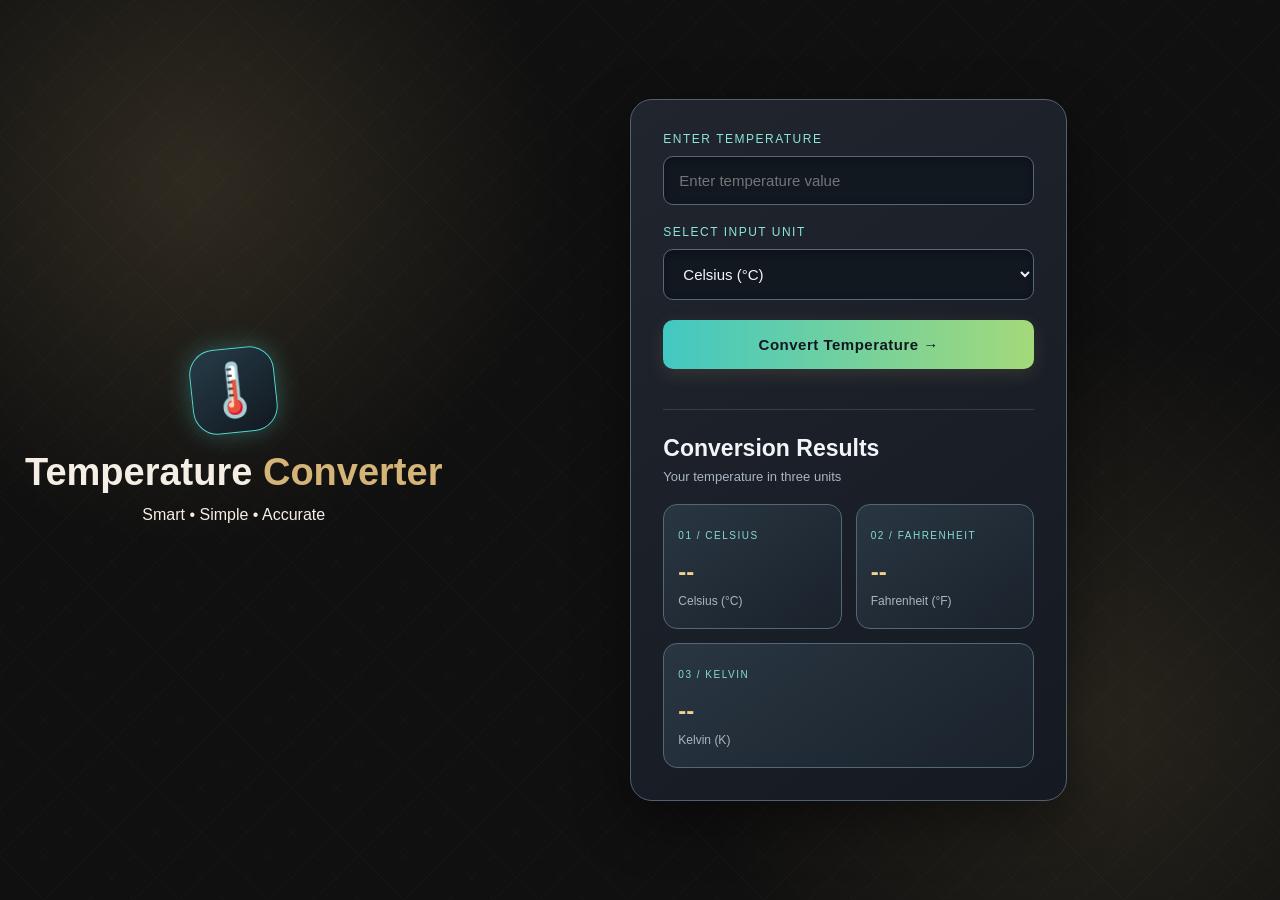
<file: Level-1/Temperature Converter/index.html>
<!DOCTYPE html>
<html lang="en">
<head>
    <meta charset="UTF-8">
    <meta name="viewport" content="width=device-width, initial-scale=1.0">
    <title>Temperature Converter</title>
    <link rel="stylesheet" href="style.css">
</head>
<body>
    <header class="page-header">
    <div class="logo">🌡️</div>
    <h1>Temperature <span>Converter</span></h1>
    <p>Smart • Simple • Accurate</p>
</header>
    
<div class="converter">

    <div class="input-section">
        <label for="temperature">ENTER TEMPERATURE</label>
        <input
            type="number"
            id="temperature"
            placeholder="Enter temperature value"
            step="any"
        >

        <label for="fromUnit">SELECT INPUT UNIT</label>
        <select id="fromUnit">
            <option value="C">Celsius (°C)</option>
            <option value="F">Fahrenheit (°F)</option>
            <option value="K">Kelvin (K)</option>
        </select>

        <button onclick="convertTemperature()">
            Convert Temperature →
        </button>

        <p id="error"></p>
    </div>

    <div class="results-section">
        <h2>Conversion Results</h2>
        <p class="result-subtitle">Your temperature in three units</p>

        <div class="result-grid">

            <div class="result-card">
                <span>01 / CELSIUS</span>
                <h3 id="celsiusResult">--</h3>
                <p>Celsius (°C)</p>
            </div>

            <div class="result-card">
                <span>02 / FAHRENHEIT</span>
                <h3 id="fahrenheitResult">--</h3>
                <p>Fahrenheit (°F)</p>
            </div>

            <div class="result-card">
                <span>03 / KELVIN</span>
                <h3 id="kelvinResult">--</h3>
                <p>Kelvin (K)</p>
            </div>

        </div>
    </div>

</div>
<script src="./script.js"></script>
</body>
</html>
</file>
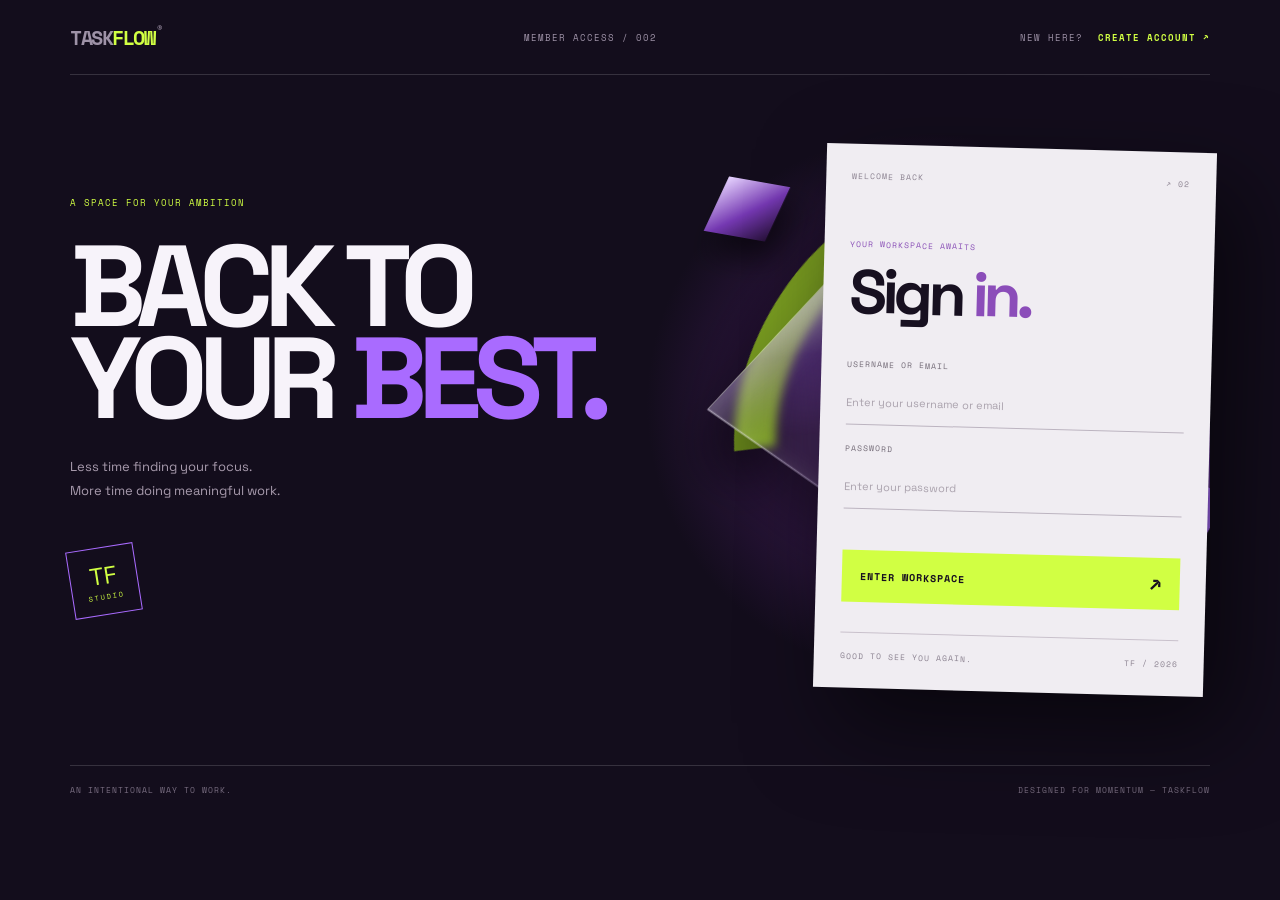
<file: Level 2/Login Authentication System/dashboard.html>
<!DOCTYPE html>
<html lang="en">
<head>
  <meta charset="UTF-8">
  <meta name="viewport" content="width=device-width, initial-scale=1.0">
  <title>TaskFlow — Command Center</title>
  <link rel="stylesheet" href="style.css">
  <script src="script.js" defer></script>
</head>
<body class="dashboard-body">
  <main class="command-center">
    <header class="command-nav">
      <a class="wordmark" href="dashboard.html">TASK<span>FLOW</span><sup>®</sup></a>
      <nav class="command-links">
        <a class="selected" href="#overview">OVERVIEW</a>
        <a href="#taskboard">TASK BOARD</a>
        <a href="#insights">INSIGHTS</a>
      </nav>
      <div class="command-user">
        <span class="user-status"></span>
        <span id="profileName">MEMBER</span>
        <button id="logoutBtn" type="button">LOG OUT ↗</button>
      </div>
    </header>

    <section class="command-intro" id="overview">
      <div>
        <span class="command-kicker">YOUR PERSONAL COMMAND CENTER / <span id="todayDate">TODAY</span></span>
        <h1>Make things<br><em>move.</em></h1>
      </div>
      <div class="intro-note"><span>✳</span><p>One focused action<br>can change your day.</p></div>
    </section>

    <section class="command-grid">
      <article class="focus-panel">
        <div class="panel-top"><span>01 / YOUR MOMENTUM</span><span>LIVE OVERVIEW</span></div>
        <div class="focus-graphic">
          <div class="focus-circle circle-outer"></div>
          <div class="focus-circle circle-middle"></div>
          <div class="focus-circle circle-inner"></div>
          <div class="focus-core"><strong id="progressPercent">0%</strong><span>COMPLETE</span></div>
          <span class="graphic-label label-top">FOCUS</span>
          <span class="graphic-label label-bottom">PROGRESS / 001</span>
        </div>
        <div class="focus-bottom"><span>KEEP YOUR PACE.</span><span>✳</span></div>
      </article>

      <article class="metrics-panel" id="insights">
        <div class="panel-top"><span>02 / ACTIVITY</span><span>YOUR NUMBERS</span></div>
        <div class="metric-row"><div><span>TOTAL TASKS</span><strong id="totalTasks">0</strong></div><b>01</b></div>
        <div class="metric-row"><div><span>COMPLETED</span><strong id="completedTasks">0</strong></div><b>02</b></div>
        <div class="metric-row"><div><span>IN PROGRESS</span><strong id="pendingTasks">0</strong></div><b>03</b></div>
        <div class="metric-note">EVERY CHECKED BOX IS A SMALL WIN.</div>
      </article>

      <article class="quote-panel">
        <span class="quote-mark">“</span>
        <p>Don't just<br>make plans.<br><em>Make progress.</em></p>
        <span class="quote-credit">THE TASKFLOW MINDSET — 2026</span>
        <div class="quote-shape"></div>
      </article>

      <article class="task-panel" id="taskboard">
        <div class="task-heading">
          <div><span class="panel-kicker">03 / EXECUTION</span><h2>Your task<br>board<span>.</span></h2></div>
          <span id="taskCount" class="task-count">0 TASKS</span>
        </div>
        <form id="taskForm" class="command-task-form">
          <input id="taskInput" type="text" maxlength="100" placeholder="Add something you want to accomplish..." required>
          <button type="submit">ADD <span>+</span></button>
        </form>
        <div class="task-columns"><span>YOUR PRIORITIES</span><span>STATUS / ACTION</span></div>
        <div id="taskList" class="command-task-list">
          <div class="command-empty"><span>✳</span><b>Nothing on the board yet.</b><p>Add your first task above and get moving.</p></div>
        </div>
      </article>
    </section>

    <footer class="command-footer">
      <span>TASKFLOW® / CREATIVE PRODUCTIVITY SYSTEM</span>
      <span>MAKE ROOM FOR BIG THINGS. <b>✳</b></span>
      <span>© 2026</span>
    </footer>
  </main>
</body>
</html>
</file>
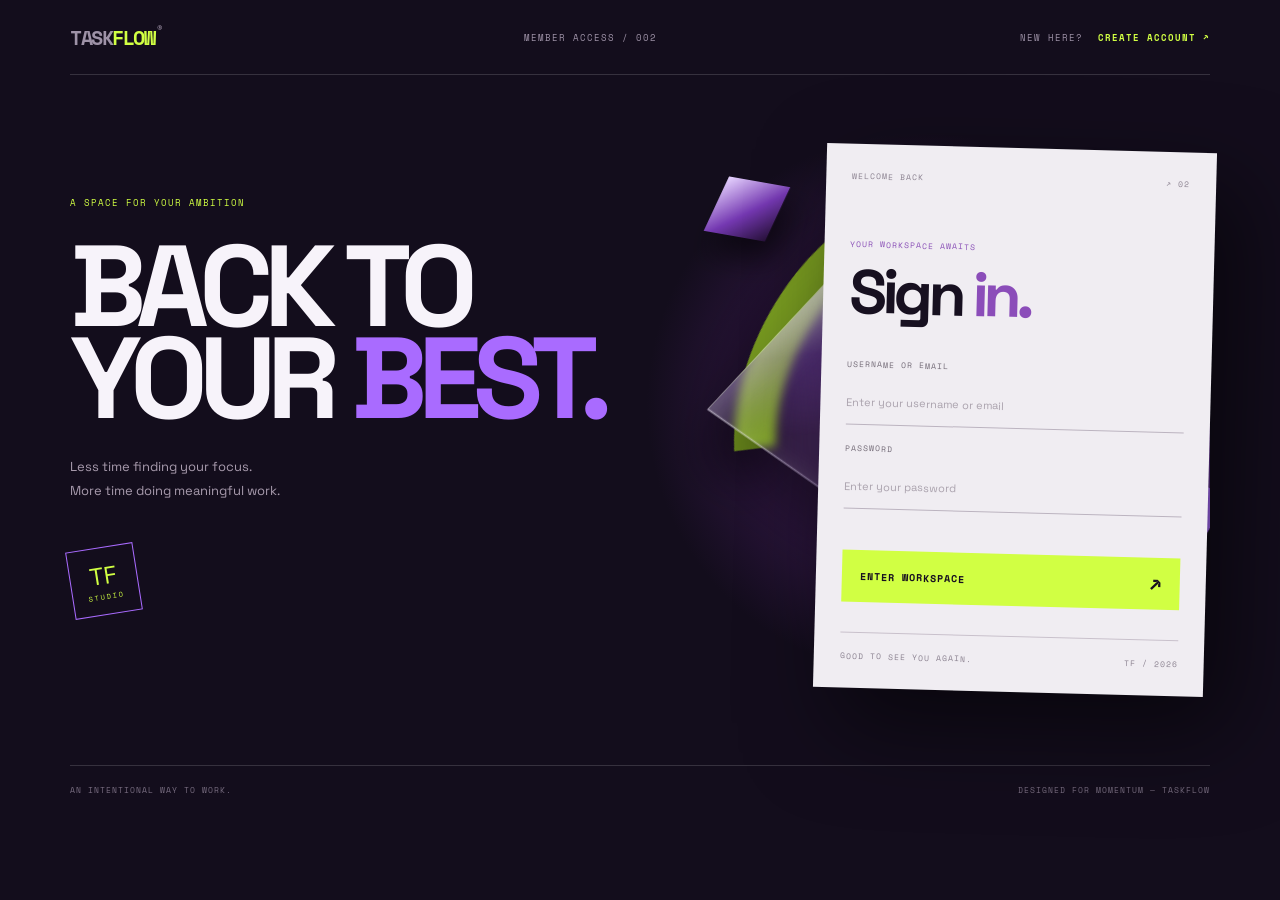
<file: Level 2/Login Authentication System/login.html>
<!DOCTYPE html>
<html lang="en">
<head>
  <meta charset="UTF-8">
  <meta name="viewport" content="width=device-width, initial-scale=1.0">
  <title>TaskFlow — Enter your space</title>
  <link rel="stylesheet" href="style.css">
  <script src="script.js" defer></script>
</head>
<body class="login-body">
  <main class="login-screen">
    <header class="login-nav">
      <a class="wordmark" href="login.html">TASK<span>FLOW</span><sup>®</sup></a>
      <span>MEMBER ACCESS / 002</span>
      <a href="register.html">NEW HERE? <b>CREATE ACCOUNT ↗</b></a>
    </header>

    <section class="login-stage">
      <div class="gallery-copy">
        <span class="gallery-kicker">A SPACE FOR YOUR AMBITION</span>
        <h1>BACK TO<br>YOUR <span>BEST.</span></h1>
        <p>Less time finding your focus.<br>More time doing meaningful work.</p>
        <div class="gallery-stamp">TF<br><small>STUDIO</small></div>
      </div>

      <div class="gallery-art" aria-hidden="true">
        <div class="art-backdrop"></div>
        <div class="art-ribbon ribbon-one"></div>
        <div class="art-ribbon ribbon-two"></div>
        <div class="art-glass"></div>
        <div class="art-sphere"></div>
        <div class="art-ring"></div>
        <div class="art-small-cube"></div>
        <span class="art-coordinate">23° / 04° / 26°</span>
        <span class="art-vertical">KEEP MOVING FORWARD</span>
      </div>

      <div class="login-card">
        <div class="login-card-top"><span>WELCOME BACK</span><span>↗ 02</span></div>
        <div class="login-card-title">
          <span>YOUR WORKSPACE AWAITS</span>
          <h2>Sign <em>in.</em></h2>
        </div>
        <form id="loginForm" class="login-form">
          <label for="loginIdentity">USERNAME OR EMAIL</label>
          <input id="loginIdentity" name="identity" type="text" placeholder="Enter your username or email" required autocomplete="username">
          <label for="loginPassword">PASSWORD</label>
          <input id="loginPassword" name="password" type="password" placeholder="Enter your password" required autocomplete="current-password">
          <p id="loginMessage" class="form-message" aria-live="polite"></p>
          <button class="lime-submit" type="submit">ENTER WORKSPACE <span>↗</span></button>
        </form>
        <div class="login-card-bottom"><span>GOOD TO SEE YOU AGAIN.</span><span>TF / 2026</span></div>
      </div>
    </section>
    <footer class="login-footer"><span>AN INTENTIONAL WAY TO WORK.</span><span>DESIGNED FOR MOMENTUM — TASKFLOW</span></footer>
  </main>
</body>
</html>
</file>
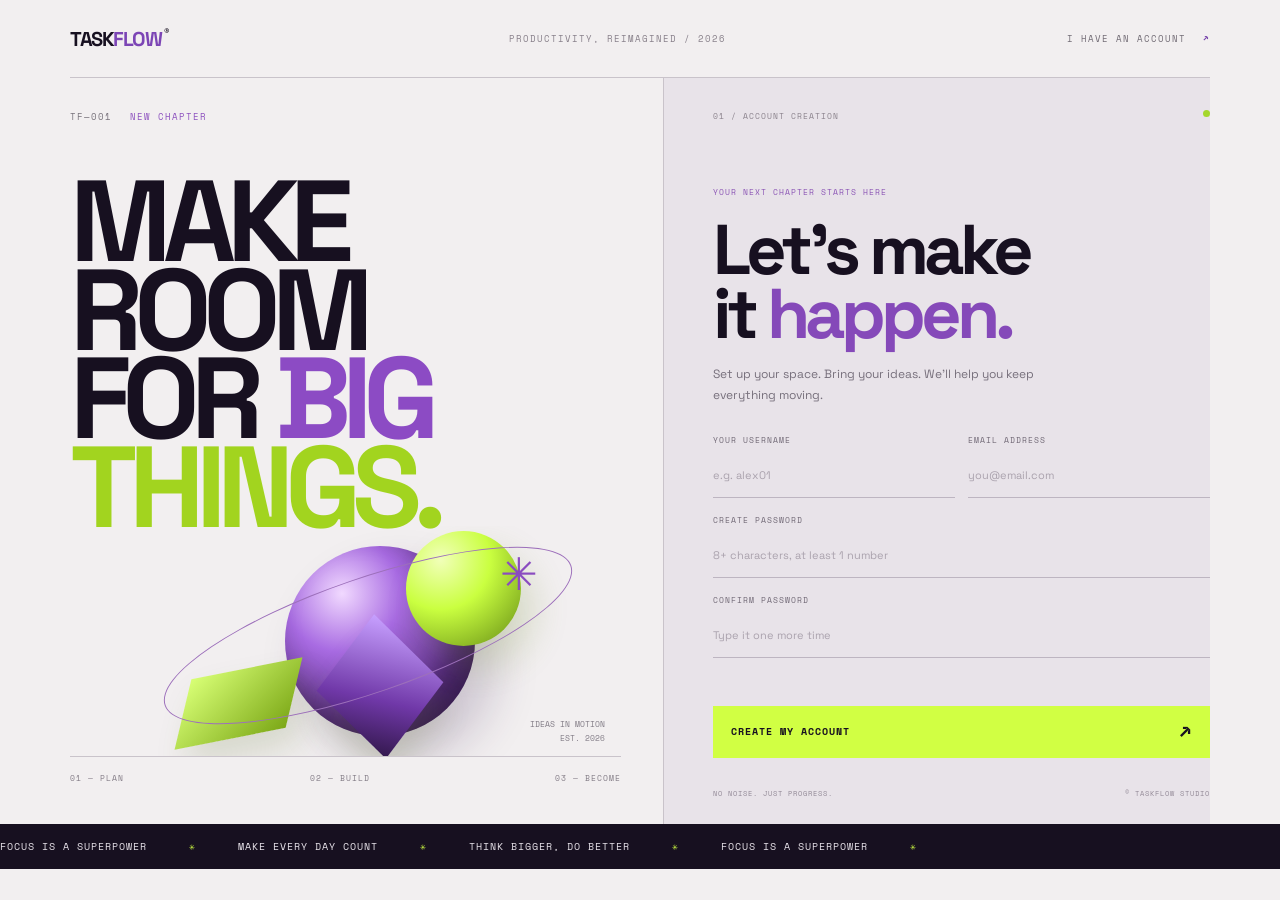
<file: Level 2/Login Authentication System/register.html>
<!DOCTYPE html>
<html lang="en">
<head>
  <meta charset="UTF-8">
  <meta name="viewport" content="width=device-width, initial-scale=1.0">
  <title>TaskFlow — Join the movement</title>
  <link rel="stylesheet" href="style.css">
  <script src="script.js" defer></script>
</head>
<body class="register-body">
  <main class="register-screen">
    <header class="editorial-nav">
      <a class="wordmark" href="register.html">TASK<span>FLOW</span><sup>®</sup></a>
      <span class="nav-edition">PRODUCTIVITY, REIMAGINED / 2026</span>
      <a class="nav-action" href="login.html">I HAVE AN ACCOUNT <b>↗</b></a>
    </header>

    <section class="register-composition">
      <div class="poster-side">
        <div class="poster-number">TF—001 <span>NEW CHAPTER</span></div>
        <h1>MAKE<br>ROOM<br>FOR <span>BIG</span><br><i>THINGS.</i></h1>
        <div class="poster-art">
          <div class="poster-disc"></div>
          <div class="poster-disc disc-two"></div>
          <div class="poster-block block-one"></div>
          <div class="poster-block block-two"></div>
          <div class="poster-orbit"></div>
          <div class="poster-cross">✳</div>
          <div class="poster-art-label">IDEAS IN MOTION<br>EST. 2026</div>
        </div>
        <div class="poster-bottom">
          <span>01 — PLAN</span><span>02 — BUILD</span><span>03 — BECOME</span>
        </div>
      </div>

      <div class="register-form-side">
        <div class="form-index"><span>01 / ACCOUNT CREATION</span><span class="index-dot"></span></div>
        <div class="register-heading">
          <span class="eyebrow">YOUR NEXT CHAPTER STARTS HERE</span>
          <h2>Let's make<br>it <em>happen.</em></h2>
          <p>Set up your space. Bring your ideas. We'll help you keep everything moving.</p>
        </div>

        <form id="registerForm" class="editorial-form">
          <div class="field-pair">
            <div class="field">
              <label for="regUsername">YOUR USERNAME</label>
              <input id="regUsername" name="username" type="text" placeholder="e.g. alex01" minlength="3" required autocomplete="username">
            </div>
            <div class="field">
              <label for="regEmail">EMAIL ADDRESS</label>
              <input id="regEmail" name="email" type="email" placeholder="you@email.com" required autocomplete="email">
            </div>
          </div>
          <div class="field">
            <label for="regPassword">CREATE PASSWORD</label>
            <input id="regPassword" name="password" type="password" placeholder="8+ characters, at least 1 number" minlength="8" required autocomplete="new-password">
          </div>
          <div class="field">
            <label for="regConfirm">CONFIRM PASSWORD</label>
            <input id="regConfirm" name="confirmPassword" type="password" placeholder="Type it one more time" required autocomplete="new-password">
          </div>
          <p id="registerMessage" class="form-message" aria-live="polite"></p>
          <button class="lime-submit" type="submit">CREATE MY ACCOUNT <span>↗</span></button>
        </form>

        <div class="register-note"><span>NO NOISE. JUST PROGRESS.</span><span>© TASKFLOW STUDIO</span></div>
      </div>
    </section>
    <footer class="ticker"><div>FOCUS IS A SUPERPOWER <b>✳</b> MAKE EVERY DAY COUNT <b>✳</b> THINK BIGGER, DO BETTER <b>✳</b> FOCUS IS A SUPERPOWER <b>✳</b></div></footer>
  </main>
</body>
</html>
</file>
<file: Temperature Converter/style.css>
* {
    margin: 0;
    padding: 0;
    box-sizing: border-box;
}

body {
    min-height: 100vh;
    display: flex;
    justify-content: center;
    align-items: center;
    background: #101010;
    font-family: 'Segoe UI', sans-serif;
    color: #f5eee4;
    padding: 25px;
}

.container {
    width: 100%;
    max-width: 550px;
    text-align: center;
}

.top {
    color: #d4b477;
    letter-spacing: 4px;
    font-size: 12px;
    font-weight: bold;
    margin-bottom: 20px;
}

.icon {
    display: block;
    font-size: 42px;
    margin-bottom: 12px;
}

h1 {
    font-size: 38px;
    margin-bottom: 12px;
    font-weight: 600;
}

h1 span {
    color: #d4b477;
}

.subtitle {
    color: #aaa39a;
    margin-bottom: 35px;
    font-size: 14px;
}

.converter {
    background: #1c1c1c;
    padding: 35px;
    border: 1px solid #55462e;
    border-radius: 20px;
    text-align: left;
    box-shadow: 0 20px 50px #00000080;
}

label {
    display: block;
    color: #d4b477;
    margin-bottom: 10px;
    font-size: 14px;
}

input, select {
    width: 100%;
    padding: 15px;
    background: #111111;
    color: #f5eee4;
    border: 1px solid #51432e;
    border-radius: 9px;
    outline: none;
    margin-bottom: 24px;
    font-size: 15px;
}

input:focus, select:focus {
    border-color: #d4b477;
}

.units {
    display: grid;
    grid-template-columns: 1fr 1fr;
    gap: 18px;
}

button {
    width: 100%;
    padding: 16px;
    background: #d4b477;
    color: #17130d;
    border: none;
    border-radius: 9px;
    font-size: 15px;
    font-weight: bold;
    cursor: pointer;
    transition: 0.3s;
}

button:hover {
    background: #f0d5a0;
    transform: translateY(-3px);
}

#error {
    color: #ff8989;
    font-size: 13px;
    margin-top: 15px;
}

.result {
    background: #121212;
    border: 1px solid #55462e;
    border-left: 4px solid #d4b477;
    border-radius: 10px;
    padding: 22px;
    margin-top: 25px;
}

.result p {
    color: #d4b477;
    font-size: 11px;
    letter-spacing: 2px;
}

.result h2 {
    color: #f0d5a0;
    font-size: 30px;
    margin-top: 13px;
    overflow-wrap: anywhere;
}

footer {
    margin-top: 28px;
    color: #8d857a;
    font-size: 12px;
}

@media (max-width: 450px) {
    h1 {
        font-size: 29px;
    }

    .converter {
        padding: 22px;
    }

    .units {
        grid-template-columns: 1fr;
        gap: 0;
    }
}

/* Unique Luxury Background Pattern */

body {
    background-color: #101010;
    background-image:
        radial-gradient(
            circle at 15% 20%,
            rgba(212, 180, 119, 0.16),
            transparent 28%
        ),
        radial-gradient(
            circle at 85% 80%,
            rgba(212, 180, 119, 0.12),
            transparent 30%
        ),
        linear-gradient(
            135deg,
            transparent 48%,
            rgba(212, 180, 119, 0.045) 49%,
            transparent 50%
        ),
        linear-gradient(
            45deg,
            transparent 48%,
            rgba(212, 180, 119, 0.035) 49%,
            transparent 50%
        );

    background-size:
        auto,
        auto,
        45px 45px,
        45px 45px;

    background-attachment: fixed;
}

/* Decorative golden glow */

.container {
    position: relative;
    z-index: 1;
}

/* Premium Input & Select Boxes */

input, select {
    background: linear-gradient(145deg, #25221d, #171614);
    border: 1px solid rgba(212, 180, 119, 0.35);
    border-radius: 12px;
    padding: 16px;
    color: #f5eee4;
    transition: all 0.3s ease;
    box-shadow: inset 0 2px 8px #00000055;
}

input:hover, select:hover {
    border-color: #d4b477;
    box-shadow: 0 0 12px #d4b47722;
}

input:focus, select:focus {
    border-color: #e5c58b;
    box-shadow: 0 0 0 3px #d4b47725;
    transform: translateY(-2px);
}

/* Converter Main Box */

.converter {
    background: linear-gradient(145deg, #24211d, #171717);
    border: 1px solid #80663e;
    border-radius: 22px;
    padding: 35px;
    box-shadow:
        0 20px 50px #00000080,
        inset 0 1px 1px #ffffff12;
}

/* Result Box Design */

.result {
    background: linear-gradient(135deg, #30281d, #171614);
    border: 1px solid #b18b50;
    border-left: 4px solid #e0bd7b;
    border-radius: 15px;
    padding: 25px;
    margin-top: 25px;
    transition: 0.3s ease;
    box-shadow: 0 8px 25px #00000055;
}

.result:hover {
    transform: translateY(-4px);
    box-shadow: 0 12px 30px #d4b47720;
}

/* Convert Button */

button {
    border-radius: 12px;
    letter-spacing: 0.5px;
    box-shadow: 0 5px 18px #d4b47725;
}

button:hover {
    box-shadow: 0 8px 25px #d4b47755;
}

/* Smooth Card Animation */

.converter {
    transition: transform 0.3s ease, box-shadow 0.3s ease;
}

.converter:hover {
    box-shadow:
        0 25px 60px #00000090,
        0 0 25px #d4b47712;
}


/* Updated Temperature Converter Design */

.converter {
    max-width: 650px;
    margin: auto;
    padding: 32px;
    background: linear-gradient(145deg, #20252e, #151a22);
    border: 1px solid #536071;
    border-radius: 22px;
    box-shadow: 0 20px 55px #00000070;
}

.input-section {
    padding-bottom: 25px;
    border-bottom: 1px solid #ffffff20;
}

.input-section input,
.input-section select {
    width: 100%;
    background: #111820;
    border: 1px solid #586779;
    border-radius: 10px;
    color: #f2f5f8;
    padding: 15px;
    margin-bottom: 20px;
    outline: none;
}

.input-section input:focus,
.input-section select:focus {
    border-color: #54d6d0;
    box-shadow: 0 0 12px #54d6d033;
}

.input-section label {
    color: #8ce4dc;
    letter-spacing: 1.5px;
    font-size: 12px;
}

.input-section button {
    width: 100%;
    padding: 16px;
    border: none;
    border-radius: 10px;
    background: linear-gradient(90deg, #42c8c2, #a3d97a);
    color: #111820;
    font-weight: bold;
    cursor: pointer;
    transition: 0.3s;
}

.input-section button:hover {
    transform: translateY(-3px);
    box-shadow: 0 8px 22px #42c8c255;
}

#error {
    color: #ff8989;
    margin-top: 15px;
    font-size: 13px;
}

.results-section {
    padding-top: 25px;
}

.results-section h2 {
    color: #f2f5f8;
    font-size: 23px;
}

.result-subtitle {
    color: #aab5c2;
    font-size: 13px;
    margin-top: 7px;
    margin-bottom: 20px;
}

.result-grid {
    display: grid;
    grid-template-columns: 1fr 1fr;
    gap: 14px;
}

.result-card {
    padding: 20px 14px;
    background: linear-gradient(145deg, #293642, #1a222b);
    border: 1px solid #526778;
    border-radius: 14px;
    transition: 0.3s;
    overflow-wrap: anywhere;
}

.result-card:last-child {
    grid-column: 1 / -1;
}

.result-card:hover {
    transform: translateY(-5px);
    border-color: #54d6d0;
    box-shadow: 0 10px 25px #42c8c222;
}

.result-card span {
    color: #83dcd5;
    font-size: 10px;
    letter-spacing: 1.5px;
}

.result-card h3 {
    color: #f1d28d;
    font-size: 24px;
    margin: 15px 0 8px;
}

.result-card p {
    color: #aab5c2;
    font-size: 12px;
}

@media(max-width: 450px) {
    .converter {
        padding: 20px;
    }

    .result-grid {
        grid-template-columns: 1fr;
    }

    .result-card:last-child {
        grid-column: auto;
    }
}
/* Temperature Logo Design */

.page-header {
    text-align: center;
    margin-bottom: 28px;
}

.logo {
    width: 85px;
    height: 85px;
    margin: 0 auto 18px;
    display: flex;
    align-items: center;
    justify-content: center;
    font-size: 52px;
    background: linear-gradient(145deg, #263c48, #111820);
    border: 1px solid #54d6d0;
    border-radius: 25px;
    box-shadow: 0 0 25px #54d6d055;
    transform: rotate(-6deg);
    transition: 0.3s ease;
}

.logo:hover {
    transform: rotate(0deg) scale(1.08);
}
</file>
<file: Level 2/Calculator/style.css>
@import url('https://fonts.googleapis.com/css2?family=Outfit:wght@400;500;600;700;800&display=swap');

* {
    margin: 0;
    padding: 0;
    box-sizing: border-box;
}

body {
    min-height: 100vh;
    display: flex;
    justify-content: center;
    align-items: center;
    padding: 20px;
    font-family: 'Outfit', sans-serif;

    background-image: url("./wallpaper.png");
    background-size: cover;
    background-position: center;
    background-repeat: no-repeat;
}

/* Calculator Card */

.calculator {
    width: 100%;
    max-width: 320px;
    padding: 23px 21px;
    border: 1px solid rgba(255,255,255,0.9);
    border-radius: 25px;
    background: rgba(255,255,255,0.82);
    backdrop-filter: blur(15px);
    box-shadow: 0 18px 45px rgba(111, 82, 145, 0.16);
}

/* Heading */

h1 {
    color: #51416f;
    text-align: center;
    font-size: 27px;
    font-weight: 800;
    letter-spacing: 0.5px;
}

.subtitle {
    margin: 6px 0 19px;
    color: #a18caf;
    font-size: 10px;
    text-align: center;
    letter-spacing: 2px;
    text-transform: uppercase;
}

/* Display */

.display {
    min-height: 88px;
    display: flex;
    flex-direction: column;
    justify-content: flex-end;
    align-items: flex-end;
    gap: 7px;
    padding: 15px;
    margin-bottom: 17px;
    border-radius: 16px;
    background: linear-gradient(135deg, #65518c, #8873b4);
    box-shadow: 0 7px 17px rgba(101, 81, 140, 0.18);
    overflow: hidden;
}

#previous-display {
    min-height: 15px;
    color: #ded3f2;
    font-size: 12px;
}

#current-display {
    max-width: 100%;
    color: white;
    font-size: 29px;
    font-weight: 700;
    overflow-wrap: anywhere;
}

/* Grid */

.buttons {
    display: grid;
    grid-template-columns: repeat(4, 1fr);
    gap: 9px;
}

/* Buttons */


/* Water Drop Button Style */
button {
    min-height: 51px;
    border: 1px solid rgba(255, 255, 255, 0.9);
    border-radius: 18px 18px 22px 22px;

    background:
        radial-gradient(circle at 28% 18%,
        rgba(255,255,255,0.95) 0%,
        rgba(255,255,255,0.35) 18%,
        transparent 42%),
        linear-gradient(145deg, #ffffff, #e8dcfa);

    color: #594875;
    font-family: 'Outfit', sans-serif;
    font-size: 18px;
    font-weight: 700;
    cursor: pointer;

    box-shadow:
        inset 3px 3px 7px rgba(255,255,255,0.9),
        inset -3px -4px 8px rgba(151,120,190,0.15),
        0 6px 12px rgba(91,65,130,0.16);

    transition: all 0.25s ease;
}

button:hover {
    transform: translateY(-4px);
    box-shadow:
        inset 3px 3px 8px white,
        0 10px 18px rgba(120,85,170,0.25);
}

button:active {
    transform: scale(0.92);
}

/* Clear and Delete */
.function {
    background: linear-gradient(145deg, #fff0f7, #f4c9df);
    color: #a64f79;
    border-color: #fff;
}

/* Operators */
.operator {
    background: linear-gradient(145deg, #eff6ff, #cbdcf8);
    color: #4c70a5;
    border-color: #fff;
}

/* Equal Button */
.equals {
    grid-row: span 2;
    background:
        radial-gradient(circle at 30% 15%, #eadbff, transparent 45%),
        linear-gradient(145deg, #c7a5f2, #8865c5);
    color: white;
    border: 1px solid rgba(255,255,255,0.8);
    font-size: 25px;
    box-shadow:
        inset 2px 2px 8px rgba(255,255,255,0.6),
        0 7px 15px rgba(110,75,160,0.25);
}

.equals:hover {
    background: linear-gradient(145deg, #d1b5fa, #7954b8);
}

.equals:hover {
    background: linear-gradient(145deg, #a47bd7, #7655b5);
}

/* Zero */

.zero {
    grid-column: span 2;
}

/* Responsive */

@media (max-width: 360px) {
    .calculator {
        max-width: 300px;
        padding: 19px 16px;
    }

    button {
        min-height: 47px;
    }
}
</file>
<file: Level 2/Todo-Web-App/style.css>
:root {
  --bg:#100d19;
  --surface:#1b1727;
  --surface2:#241e32;
  --text:#f6f1ff;
  --muted:#9589a8;
  --line:#ffffff12;
  --purple:#9b70ff;
  --purple2:#7147d5;
  --pink:#e69bff;
  --green:#76d9b4;
  --red:#ff8ba7;
  --yellow:#f2c879;
}

body.light {
  --bg:#f3effb;
  --surface:#fff;
  --surface2:#eee7fa;
  --text:#261d38;
  --muted:#817590;
  --line:#35234d18;
}

* {margin:0;padding:0;box-sizing:border-box}

html {
  scroll-behavior:smooth;
  scroll-padding-top:25px;
}

body {
  background:var(--bg);
  color:var(--text);
  font-family:'DM Sans',sans-serif;
  transition:.3s;
  background-image:
    radial-gradient(ellipse at 80% 5%,#8e5bdb16,transparent 35%),
    radial-gradient(ellipse at 5% 75%,#bd78ff0c,transparent 35%);
  background-attachment:fixed;
}

button,input,select,textarea {font:inherit}
button {cursor:pointer}

.app {display:flex;min-height:100vh;position:relative;isolation:isolate}

.scroll-progress {
  position:fixed;top:0;left:0;width:0;height:3px;z-index:150;
  background:linear-gradient(90deg,#8054dc,#d49bff,#f0a9ef);
  box-shadow:0 0 12px #b58aff;
  transition:width .08s linear;
}

/* SIDEBAR */
.sidebar {
  width:245px;position:fixed;inset:0 auto 0 0;z-index:10;
  padding:25px 17px;background:var(--surface);
  border-right:1px solid var(--line);
  display:flex;flex-direction:column;
}

.logo {display:flex;align-items:center;gap:10px;margin:0 0 38px 7px}
.logo-icon {
  width:38px;height:38px;border-radius:13px;display:grid;place-items:center;
  background:linear-gradient(135deg,#c08aff,#7144d2);
  font-size:20px;box-shadow:0 6px 20px #9b70ff55;
}
.logo strong {font:700 21px 'Space Grotesk'}
.logo span {color:var(--purple)}

.nav-label {font-size:10px;letter-spacing:2px;color:var(--muted);margin:0 0 12px 12px}
.nav {display:grid;gap:6px;margin-bottom:27px}
.nav a {
  display:flex;gap:12px;align-items:center;padding:12px 13px;
  border-radius:11px;text-decoration:none;color:var(--muted);
  font-size:12px;transition:.25s;
}
.nav a:hover,.nav a.active {
  background:#9b70ff20;color:var(--purple);transform:translateX(3px);
}
.nav a.active {border:1px solid #9b70ff30}
.nav-icon {font-size:17px;width:20px;text-align:center}
.sidebar-bottom {margin-top:auto}
.side-card {
  padding:16px;border-radius:15px;
  background:linear-gradient(145deg,#392452,#211a31);color:white;
}
.side-card h4 {font:600 13px 'Space Grotesk';margin-bottom:7px}
.side-card p {font-size:10px;color:#c8b5df;line-height:1.6;margin-bottom:12px}
.side-card button {
  border:0;border-radius:8px;padding:9px 12px;
  background:#a078ff;color:white;font-size:10px;
}

/* MAIN */
.main {margin-left:245px;width:calc(100% - 245px);padding:26px 4% 60px}
.topbar {display:flex;align-items:center;justify-content:space-between;margin-bottom:29px}
.breadcrumb {font-size:12px;color:var(--muted)}
.breadcrumb b {color:var(--text)}
.top-actions {display:flex;gap:9px;align-items:center}
.icon-btn {
  height:38px;width:38px;border-radius:11px;background:var(--surface2);
  border:1px solid var(--line);color:var(--text);
}
.avatar {
  width:38px;height:38px;border-radius:12px;
  background:linear-gradient(135deg,#e6aaff,#8154dc);
  display:grid;place-items:center;color:#251438;font-weight:800;
}

/* HERO */
.hero {
  min-height:250px;padding:33px 37px;border-radius:24px;
  background:linear-gradient(115deg,#35224e,#39254e 55%,#65418a);
  background-size:200% 200%;
  animation:heroGradient 12s ease infinite;
  border:1px solid #c49aff35;position:relative;overflow:hidden;
  display:flex;align-items:center;justify-content:space-between;
  box-shadow:0 18px 55px #09051155;
}
@keyframes heroGradient {
  0%,100% {background-position:0% 50%}
  50% {background-position:100% 50%}
}
.hero:before {
  content:"";position:absolute;width:300px;height:300px;
  border:1px solid #fff3;border-radius:50%;right:8%;top:-155px;
  box-shadow:0 0 0 35px #fff1,0 0 0 70px #fff1;
}
.hero:after {
  content:"";position:absolute;inset:0;pointer-events:none;
  background:linear-gradient(110deg,transparent 30%,#ffffff0c 48%,transparent 65%);
  transform:translateX(-100%);animation:heroShine 8s ease-in-out infinite;
}
@keyframes heroShine {
  0%,55% {transform:translateX(-100%)}
  80%,100% {transform:translateX(100%)}
}
.hero-content {position:relative;z-index:2;max-width:520px}
.eyebrow {font-size:10px;letter-spacing:2px;color:#d8bfff;margin-bottom:15px}
.hero h1 {
  font:700 clamp(29px,3.4vw,43px)/1.13 'Space Grotesk';
  letter-spacing:-1.5px;margin-bottom:13px;
}
.hero h1 span {
  background:linear-gradient(90deg,#d9c4ff,#f3b7ff);
  background-clip:text;color:transparent;
}
.hero p {font-size:12px;color:#c7b5d8;line-height:1.7;max-width:410px}
.hero-buttons {display:flex;gap:9px;margin-top:20px}
.primary,.secondary {
  padding:11px 15px;border-radius:9px;font-size:11px;
  font-weight:700;transition:.25s;
}
.primary {
  background:linear-gradient(110deg,#a47aff,#7145d6);
  color:white;border:0;box-shadow:0 7px 20px #9b70ff44;
}
.primary:hover {transform:translateY(-3px);box-shadow:0 12px 25px #9b70ff66}
.secondary {background:#ffffff15;color:white;border:1px solid #ffffff28}
.hero-art {width:210px;height:190px;position:relative;flex-shrink:0;z-index:2}
.orbit {
  position:absolute;width:160px;height:160px;border:1px solid #e6caff66;
  border-radius:50%;top:15px;left:20px;animation:spin 22s linear infinite;
}
.orbit:after {
  content:"";position:absolute;width:10px;height:10px;background:#e6baff;
  border-radius:50%;top:20px;left:20px;box-shadow:0 0 18px #fff;
}
.orbit2 {
  position:absolute;width:115px;height:115px;border:1px dashed #e6caff77;
  border-radius:50%;top:37px;left:43px;animation:spin 15s linear infinite reverse;
}
.core {
  position:absolute;top:67px;left:74px;width:55px;height:55px;
  border-radius:20px;display:grid;place-items:center;font-size:25px;
  background:linear-gradient(140deg,#e4c4ff,#8653df);
  box-shadow:0 0 40px #c48cff99;
  animation:float 4s ease-in-out infinite,coreGlow 3s ease-in-out infinite;
}
@keyframes spin {to {transform:rotate(360deg)}}
@keyframes float {50% {transform:translateY(-12px) rotate(8deg)}}
@keyframes coreGlow {
  50% {box-shadow:0 0 55px #c48cffcc,0 0 90px #9b70ff44}
}

/* COMMON */
.section-head {
  display:flex;justify-content:space-between;align-items:center;margin:30px 0 15px;
}
.section-head h2 {font:600 18px 'Space Grotesk'}
.section-head h2:after {
  content:"";display:block;width:32px;height:2px;margin-top:7px;
  border-radius:5px;background:linear-gradient(90deg,#9b70ff,transparent);
}
.section-head p {font-size:10px;color:var(--muted);margin-top:4px}
.panel {background:var(--surface);border:1px solid var(--line);border-radius:17px;padding:20px}
.stats {display:grid;grid-template-columns:repeat(4,1fr);gap:13px}
.stat {
  background:var(--surface);border:1px solid var(--line);
  border-radius:16px;padding:17px;transition:.3s;
}
.stat:hover {
  transform:translateY(-5px);border-color:#a77aff66;
  box-shadow:0 12px 30px #0002;
}
.stat-top {display:flex;justify-content:space-between;align-items:center}
.stat-label {font-size:10px;color:var(--muted)}
.stat-icon {
  width:32px;height:32px;border-radius:10px;display:grid;
  place-items:center;background:#9b70ff20;color:var(--purple);transition:.3s;
}
.stat:hover .stat-icon {transform:rotate(-8deg) scale(1.12)}
.stat h3 {font:700 26px 'Space Grotesk';margin:12px 0 4px}
.stat small {font-size:9px;color:var(--muted)}
.bar {height:4px;background:var(--surface2);border-radius:5px;margin-top:13px;overflow:hidden}
.bar span {
  display:block;height:100%;background:linear-gradient(90deg,#8054dc,#d49bff);
  border-radius:5px;transition:width .5s;
}
.two-grid {display:grid;grid-template-columns:1.4fr 1fr;gap:15px;margin-top:16px}
.panel-title {display:flex;justify-content:space-between;align-items:center;margin-bottom:18px}
.panel-title h3 {font:600 14px 'Space Grotesk'}
.panel-title small {font-size:10px;color:var(--muted)}
.chart {height:155px;display:flex;align-items:end;gap:12px}
.chart-col {
  flex:1;height:100%;display:flex;flex-direction:column;
  justify-content:end;align-items:center;gap:7px;
}
.chart-col i {
  width:min(30px,75%);border-radius:7px 7px 2px 2px;
  background:linear-gradient(180deg,#c99aff,#7650d1);
  transition:.3s;min-height:5px;
}
.chart-col i:hover {filter:brightness(1.3);transform:scaleX(1.12)}
.chart-col small {font-size:9px;color:var(--muted)}
.ring-wrap {display:flex;align-items:center;justify-content:space-around;min-height:155px}
.ring {
  width:125px;height:125px;border-radius:50%;display:grid;place-items:center;
  position:relative;background:conic-gradient(#b28aff 0 0%,#342940 0);
  transition:background .6s;
}
.ring:before {
  content:"";position:absolute;inset:10px;border-radius:50%;background:var(--surface);
}
.ring-inner {position:relative;text-align:center}
.ring-inner strong {display:block;font:700 25px 'Space Grotesk'}
.ring-inner small {font-size:8px;color:var(--muted)}
.legend {display:grid;gap:12px}
.legend div {font-size:10px;color:var(--muted);display:flex;gap:8px;align-items:center}
.legend i {width:8px;height:8px;border-radius:3px;background:#b28aff}
.legend .legend-other {background:#e59df2}

/* STREAK */
.streak-card {
  margin-top:16px;padding:18px 21px;border-radius:16px;
  border:1px solid #b58aff35;
  background:linear-gradient(110deg,#302044,#211a30 65%,#38244e);
  display:flex;align-items:center;justify-content:space-between;gap:15px;
  overflow:hidden;position:relative;color:white;
}
.streak-card:after {
  content:"✦";position:absolute;right:22%;top:-35px;
  font-size:110px;color:#ffffff08;transform:rotate(15deg);
}
.streak-left {display:flex;align-items:center;gap:13px;position:relative;z-index:1}
.streak-icon {
  width:45px;height:45px;border-radius:14px;display:grid;place-items:center;
  font-size:23px;background:#a477ff24;box-shadow:0 0 25px #a477ff22;
}
.streak-card h3 {font:600 14px 'Space Grotesk';margin-bottom:4px}
.streak-card p {font-size:10px;color:#c9b8dc}
.streak-number {font:700 27px 'Space Grotesk';color:#e0c5ff;position:relative;z-index:1}
.streak-number small {font:400 10px 'DM Sans';color:#c9b8dc}

/* TASKS */
.task-tools {display:flex;gap:8px;flex-wrap:wrap;margin-bottom:14px}
.search,.field,.select,.datefield {
  background:var(--bg);border:1px solid var(--line);color:var(--text);
  border-radius:9px;padding:10px 12px;font-size:11px;outline:none;min-width:0;
}
.search {flex:1;min-width:140px}
.search:focus,.field:focus,.select:focus,.datefield:focus {border-color:var(--purple)}
.filter {
  padding:9px 12px;background:var(--surface2);color:var(--muted);
  border:1px solid transparent;border-radius:8px;font-size:10px;
}
.filter.active {color:var(--purple);border-color:#9b70ff44;background:#9b70ff20}
.task-list {display:grid;gap:8px}
.task {
  display:flex;align-items:center;gap:10px;padding:12px;
  background:var(--surface2);border:1px solid var(--line);
  border-radius:11px;transition:.2s;animation:enter .35s ease;
  position:relative;overflow:hidden;
}
.task:before {
  content:"";position:absolute;inset:0;pointer-events:none;
  background:linear-gradient(100deg,transparent,#ffffff08,transparent);
  transform:translateX(-100%);transition:.5s;
}
.task:hover:before {transform:translateX(100%)}
@keyframes enter {
  from {opacity:0;transform:translateY(10px)}
  to {opacity:1;transform:translateY(0)}
}
.task:hover {border-color:#a77aff55;transform:translateX(3px)}
.check {
  width:19px;height:19px;flex-shrink:0;border:1px solid #9b70ff88;
  border-radius:6px;background:transparent;color:white;transition:.2s;
}
.check:hover {transform:scale(1.13);box-shadow:0 0 12px #9b70ff55}
.task.done .check {background:#8d60e7}
.task-info {flex:1;min-width:0}
.task-info strong {
  display:block;font-size:11px;overflow:hidden;text-overflow:ellipsis;white-space:nowrap;
}
.task-info small {display:block;font-size:9px;color:var(--muted);margin-top:4px}
.task.done .task-info strong {text-decoration:line-through;opacity:.5}
.tag {
  font-size:9px;padding:5px 7px;border-radius:6px;
  background:#9b70ff20;color:#c9aaff;white-space:nowrap;
}
.tag.High {background:#ff7b9b20;color:#ff9eb3}
.tag.Low {background:#6bc9b520;color:#86d9c6}
.trash {background:none;color:var(--muted);border:0;font-size:16px;padding:4px}
.trash:hover {color:var(--red)}
.empty {text-align:center;padding:25px;color:var(--muted);font-size:11px}

/* KANBAN */
.board {display:grid;grid-template-columns:repeat(3,1fr);gap:12px}
.board-col {
  background:var(--surface);border:1px solid var(--line);
  border-radius:14px;padding:13px;min-height:210px;transition:.25s;
}
.board-heading {
  display:flex;justify-content:space-between;align-items:center;
  margin-bottom:13px;font:600 12px 'Space Grotesk';
}
.board-heading span {
  font-size:10px;color:var(--muted);background:var(--surface2);
  padding:4px 7px;border-radius:6px;
}
.dropzone {min-height:150px;display:grid;align-content:start;gap:8px}
.board-card {
  padding:12px;background:var(--surface2);border:1px solid var(--line);
  border-radius:10px;cursor:grab;transition:.25s;
}
.board-card:active {cursor:grabbing}
.board-card:hover {
  transform:translateY(-4px);border-color:#a77aff88;
  box-shadow:0 9px 22px #0003;
}
.board-card strong {font-size:10px;display:block;margin-bottom:9px}
.board-card small {font-size:9px;color:var(--muted)}
.board-col.dragover {border-color:var(--purple);background:#9b70ff12}

/* CALENDAR */
.calendar-head {display:flex;justify-content:space-between;align-items:center;margin-bottom:17px}
.calendar-head h3 {font:600 16px 'Space Grotesk'}
.calendar-head button {
  background:var(--surface2);color:var(--text);
  border:1px solid var(--line);border-radius:8px;padding:7px 11px;
}
.calendar-grid {display:grid;grid-template-columns:repeat(7,1fr);gap:6px}
.calendar-grid .dayname {text-align:center;font-size:9px;color:var(--muted);padding:8px 0}
.calendar-day {
  min-height:73px;padding:7px;background:var(--surface2);
  border:1px solid transparent;border-radius:8px;font-size:10px;position:relative;
}
.calendar-day.today {border-color:var(--purple);background:#9b70ff18}
.calendar-day.muted {opacity:.35}
.calendar-day .num {font-weight:700}
.calendar-day .event {
  font-size:8px;background:#9b70ff30;color:var(--purple);
  padding:3px;border-radius:4px;margin-top:5px;
  overflow:hidden;text-overflow:ellipsis;white-space:nowrap;
}
.calendar-day .event.overdue {background:#ff7b9b20;color:var(--red)}

/* NOTES */
.notes-grid {display:grid;grid-template-columns:repeat(3,1fr);gap:12px}
.note-card {
  padding:16px;border-radius:13px;background:linear-gradient(145deg,#30213f,#241b31);
  border:1px solid #c19bff25;min-height:135px;color:#f5eaff;
  position:relative;transition:.25s;
}
.note-card:hover {transform:translateY(-4px);box-shadow:0 12px 25px #0003}
.note-card h4 {font:600 12px 'Space Grotesk';margin-bottom:9px}
.note-card p {
  font-size:10px;color:#c9b8d9;line-height:1.6;
  white-space:pre-wrap;overflow-wrap:anywhere;
}
.note-card button {position:absolute;right:10px;top:10px;background:none;border:0;color:#c9b8d9}
.note-card small {display:block;font-size:8px;color:#aa96c3;margin-top:12px}

/* FOCUS */
.bottom-grid {display:grid;grid-template-columns:1fr 1fr;gap:14px}
.focus-card {
  background:linear-gradient(120deg,#38234f,#261b3a);
  border:1px solid #c49aff30;color:white;border-radius:16px;
  padding:21px;display:flex;justify-content:space-between;align-items:center;
}
.focus-card h3 {font:600 14px 'Space Grotesk'}
.focus-card p {font-size:10px;color:#c7b5d8;margin-top:5px}
.timer {font:700 30px 'Space Grotesk';margin:14px 0}
.timer-controls {display:flex;gap:7px}
.timer-controls button {padding:8px 11px;border:0;border-radius:8px;font-size:10px}
.timer-start {background:#a47aff;color:white}
.timer-reset {background:#ffffff20;color:white}
.focus-orb {
  width:75px;height:75px;border:6px solid #b68aff;border-radius:50%;
  display:grid;place-items:center;font-size:25px;
  box-shadow:0 0 25px #b68aff66;animation:float 4s ease-in-out infinite;
}
.reminder-card {background:var(--surface);border:1px solid var(--line);border-radius:16px;padding:20px}
.reminder-card h3 {font:600 14px 'Space Grotesk';margin-bottom:9px}
.reminder-card p {font-size:10px;color:var(--muted);line-height:1.6;margin-bottom:12px}
.notification-status {margin-top:12px;margin-bottom:0!important}

/* SETTINGS */
.settings-grid {display:grid;grid-template-columns:1fr 1fr;gap:13px}
.setting {
  background:var(--surface);border:1px solid var(--line);
  padding:17px;border-radius:13px;transition:.3s;
}
.setting:hover {border-color:#a77aff66;box-shadow:0 12px 30px #0002}
.setting h4 {font:600 12px 'Space Grotesk';margin-bottom:6px}
.setting p {font-size:10px;color:var(--muted);margin-bottom:12px}
.setting button {font-size:10px}
.setting-row {display:flex;align-items:center;justify-content:space-between;gap:10px}
.profile-input {display:flex;gap:7px}
.toggle {width:39px;height:22px;border-radius:30px;background:#685b77;border:0;padding:3px}
.toggle:after {
  content:"";display:block;width:16px;height:16px;
  border-radius:50%;background:white;transition:.2s;
}
.toggle.on {background:#9367ed}
.toggle.on:after {transform:translateX(17px)}
.danger {background:#b94d75}
footer {text-align:center;color:var(--muted);font-size:9px;letter-spacing:1px;padding:30px}

/* MODALS */
.modal {
  display:none;position:fixed;inset:0;z-index:50;
  background:#080511c9;backdrop-filter:blur(8px);
  place-items:center;padding:15px;
}
.modal.open {display:grid}
.modal-box {
  width:min(430px,100%);background:var(--surface);
  border:1px solid #a77aff55;border-radius:17px;padding:23px;
  animation:enter .25s;
}
.modal-box h3 {font:600 18px 'Space Grotesk';margin-bottom:15px}
.modal-box label {font-size:10px;color:var(--muted);display:block;margin:9px 0 5px}
.modal-box input,.modal-box select,.modal-box textarea {
  width:100%;background:var(--bg);color:var(--text);
  border:1px solid var(--line);border-radius:8px;padding:10px;
  font-size:11px;outline:none;
}
.modal-actions {display:flex;justify-content:flex-end;gap:8px;margin-top:15px}
.modal-actions button {padding:10px 14px;border-radius:8px;border:0;font-size:10px}
.cancel {background:var(--surface2);color:var(--text)}
.save {background:#8e60e7;color:white}

/* TOAST */
.toast {
  position:fixed;bottom:22px;right:22px;padding:12px 17px;
  border-radius:10px;background:#332346;border:1px solid #a77aff66;
  color:#f3eaff;font-size:11px;z-index:180;opacity:0;
  transform:translateY(12px);transition:.3s;pointer-events:none;
}
.toast.show {opacity:1;transform:translateY(0)}
.reveal {opacity:0;transform:translateY(25px);filter:blur(3px);transition:.75s ease}
.reveal.show {opacity:1;transform:none;filter:none}
.delay1 {transition-delay:.1s}
.delay2 {transition-delay:.2s}
.delay3 {transition-delay:.3s}

/* COMMAND CENTER */
.command-overlay {
  display:none;position:fixed;inset:0;z-index:120;
  background:#080511bb;backdrop-filter:blur(10px);
  align-items:flex-start;justify-content:center;padding:15vh 15px 20px;
}
.command-overlay.open {display:flex}
.command-box {
  width:min(520px,100%);background:var(--surface);
  border:1px solid #a77aff66;border-radius:17px;overflow:hidden;
  box-shadow:0 25px 90px #0009;animation:enter .2s ease;
}
.command-search {
  width:100%;padding:19px 20px;background:transparent;
  color:var(--text);border:0;border-bottom:1px solid var(--line);
  outline:none;font-size:13px;
}
.command-hint {padding:12px 17px 7px;color:var(--muted);font-size:9px;letter-spacing:1px}
.command-list {padding:5px 9px 10px;display:grid;gap:4px}
.command-item {
  display:flex;align-items:center;gap:12px;width:100%;padding:12px;
  background:transparent;border:0;border-radius:9px;color:var(--text);
  text-align:left;font-size:11px;transition:.2s;
}
.command-item:hover {background:#9b70ff20;color:#c9aaff;transform:translateX(3px)}
.command-item span:first-child {width:25px;text-align:center;font-size:16px}
.command-item small {margin-left:auto;color:var(--muted);font-size:9px}
.command-footer {padding:11px 17px;border-top:1px solid var(--line);color:var(--muted);font-size:9px}
kbd {padding:3px 6px;border-radius:5px;background:var(--surface2);border:1px solid var(--line);font:10px 'DM Sans';color:var(--text)}
.command-shortcut {
  position:fixed;right:22px;bottom:22px;z-index:30;
  width:47px;height:47px;border:1px solid #d0adff66;border-radius:15px;
  background:linear-gradient(140deg,#a47aff,#7045c9);
  color:white;font-size:20px;box-shadow:0 8px 25px #8151d866;transition:.25s;
}
.command-shortcut:hover {transform:translateY(-5px) rotate(8deg);box-shadow:0 13px 30px #8151d899}

/* PARTICLES */
.ambient-particle {
  position:fixed;width:5px;height:5px;border-radius:50%;
  background:#c49aff;opacity:0;pointer-events:none;z-index:-1;
  box-shadow:0 0 15px #b58aff;
  animation:particleFloat var(--duration) linear infinite;
  animation-delay:var(--delay);
}
@keyframes particleFloat {
  0% {transform:translateY(105vh) scale(.4);opacity:0}
  15% {opacity:.45}
  85% {opacity:.3}
  100% {transform:translateY(-10vh) scale(1.2);opacity:0}
}

/* RESPONSIVE */
section[id] {scroll-margin-top:20px}
@media(max-width:1050px) {
  .sidebar {width:205px}
  .main {margin-left:205px;width:calc(100% - 205px)}
  .stats {grid-template-columns:repeat(2,1fr)}
}
@media(max-width:760px) {
  .sidebar {width:62px;padding:20px 8px}
  .logo {justify-content:center;margin:0 0 30px}
  .logo strong,.nav-label,.nav a span:last-child,.side-card {display:none}
  .nav a {justify-content:center;padding:13px 0}
  .main {margin-left:62px;width:calc(100% - 62px);padding:18px 13px 40px}
  .hero {padding:24px;min-height:245px}
  .hero-art {position:absolute;right:-50px;bottom:-30px;opacity:.35}
  .two-grid,.bottom-grid {grid-template-columns:1fr}
  .board {grid-template-columns:1fr}
  .notes-grid {grid-template-columns:1fr 1fr}
  .calendar-day {min-height:57px;padding:4px}
  .calendar-day .event {font-size:7px}
  .streak-card {padding:15px}
  .command-shortcut {right:14px;bottom:14px}
}
@media(max-width:460px) {
  .hero h1 {font-size:30px}
  .hero {padding:20px}
  .notes-grid {grid-template-columns:1fr}
  .settings-grid {grid-template-columns:1fr}
  .stat {padding:13px}
  .stat h3 {font-size:22px}
  .board {gap:8px}
  .calendar-grid {gap:3px}
  .streak-number {font-size:22px}
}
@media(prefers-reduced-motion:reduce) {
  *,*::before,*::after {
    animation-duration:.01ms!important;
    transition-duration:.01ms!important;
    scroll-behavior:auto!important;
  }
}
</file>
<file: Level 2/Tribute Page/style.css>
@import url('https://fonts.googleapis.com/css2?family=Playfair+Display:wght@500;600;700;800&family=Poppins:wght@300;400;500;600;700&display=swap');

/* =========================
   GLOBAL
========================= */

* {
    margin: 0;
    padding: 0;
    box-sizing: border-box;
    scroll-behavior: smooth;
}

body {
    font-family: 'Poppins', sans-serif;
    background: #171B24;
    color: #F1EDE5;
    overflow-x: hidden;
}

/* =========================
   HERO
========================= */

.hero {
    min-height: 600px;
    display: flex;
    justify-content: center;
    align-items: center;
    text-align: center;
    padding: 50px 20px;

    background:
        linear-gradient(
            rgba(23, 27, 36, 0.55),
            rgba(23, 27, 36, 0.75)
        ),
        url("kalam.jpeg");

    background-size: cover;
    background-position: center 30%;
    background-repeat: no-repeat;
}

.hero-content {
    max-width: 850px;
}

.eyebrow,
.section-label {
    color: #D6B77A;
    letter-spacing: 4px;
    font-size: 12px;
    font-weight: 600;
}

.hero h1 {
    font-family: 'Playfair Display', serif;
    font-size: clamp(38px, 7vw, 72px);
    margin: 22px 0;
    color: #D6B77A;
}

.tagline {
    font-size: 17px;
    color: #F1EDE5;
    margin-bottom: 35px;
}

.hero-button {
    display: inline-block;
    text-decoration: none;
    color: #171B24;
    background: #D6B77A;
    padding: 13px 28px;
    border-radius: 30px;
    font-weight: 600;
    transition: 0.3s ease;
}

.hero-button:hover {
    background: #E8D2A5;
    transform: translateY(-4px);
}

/* =========================
   INTRO
========================= */

.intro {
    max-width: 1150px;
    margin: 90px auto;
    padding: 0 25px;

    display: grid;
    grid-template-columns: 0.85fr 1.15fr;
    gap: 65px;
    align-items: center;
}

.portrait {
    width: 100%;
    max-width: 500px;
    margin: auto;
    padding: 10px;

    background: #263445;
    border: 1px solid rgba(214, 183, 122, 0.45);
    border-radius: 24px;

    box-shadow: 0 15px 40px rgba(0, 0, 0, 0.3);
    overflow: hidden;
    transition: 0.3s ease;
}

.portrait:hover {
    transform: translateY(-6px);
}

.portrait img {
    display: block;
    width: 100%;
    height: auto;
    border-radius: 16px;
}

.intro-text h2,
.journey-heading h2 {
    font-family: 'Playfair Display', serif;
    font-size: 38px;
    margin: 15px 0 22px;
    color: #D6B77A;
}

.intro-text p {
    color: #E8E0D2;
    line-height: 1.9;
    font-size: 14px;
    margin-bottom: 15px;
}

/* =========================
   LIFE STORY SECTION
========================= */

.life-story {
    padding: 90px 0;
    background:
        radial-gradient(
            ellipse at center,
            rgba(38, 52, 69, 0.55),
            transparent 75%
        ),
        #171B24;
    overflow: hidden;
}

.life-heading {
    text-align: center;
    padding: 0 20px;
    margin-bottom: 25px;
}

.life-heading h2 {
    font-family: 'Playfair Display', serif;
    font-size: 42px;
    color: #D6B77A;
    margin: 15px 0;
}

.life-heading p {
    color: #C7BDAE;
    font-size: 14px;
}

/* =========================
   3D HORIZONTAL CAROUSEL
========================= */

.story-container {
    --card-width: 310px;

    width: 100%;
    max-width: 1250px;
    margin: 0 auto;

    display: flex;
    flex-wrap: nowrap;
    align-items: center;
    justify-content: flex-start;
    gap: 28px;

    padding: 65px max(
        20px,
        calc((100% - var(--card-width)) / 2)
    );

    overflow-x: auto;
    overflow-y: hidden;

    scroll-snap-type: x mandatory;
    scroll-padding-inline: calc(
        (100% - var(--card-width)) / 2
    );

    scrollbar-width: none;
    -webkit-overflow-scrolling: touch;
}

.story-container::-webkit-scrollbar {
    display: none;
}

/* INDIVIDUAL CARD */

.story-card {
    flex: 0 0 var(--card-width);
    min-width: 0;
    min-height: 300px;

    padding: 30px 27px;

    display: flex;
    flex-direction: column;
    justify-content: center;

    position: relative;
    overflow: hidden;

    scroll-snap-align: center;

    background:
        radial-gradient(
            circle at 50% 100%,
            rgba(65, 100, 150, 0.32),
            transparent 65%
        ),
        linear-gradient(
            145deg,
            #29394D,
            #101B2B
        );

    border: 1px solid rgba(214, 183, 122, 0.25);
    border-radius: 25px;

    box-shadow: 0 18px 40px rgba(0, 0, 0, 0.3);

    opacity: 0.48;
    filter: blur(1.5px);
    transform: scale(0.86);

    transition:
        transform 0.55s ease,
        opacity 0.55s ease,
        filter 0.55s ease,
        border-color 0.55s ease,
        box-shadow 0.55s ease;
}

/* CARD LIGHT EFFECT */

.story-card::before {
    content: "";
    position: absolute;
    top: 0;
    left: -120%;

    width: 70%;
    height: 100%;

    background: linear-gradient(
        110deg,
        transparent,
        rgba(255, 255, 255, 0.10),
        transparent
    );

    transform: skewX(-20deg);
    transition: left 0.8s ease;
}

.story-card.active::before {
    left: 150%;
}

/* CENTER ACTIVE CARD */

.story-card.active {
    opacity: 1;
    filter: blur(0);
    transform: scale(1.08);

    border-color: #D6B77A;

    background:
        radial-gradient(
            circle at 50% 100%,
            rgba(77, 121, 183, 0.48),
            transparent 65%
        ),
        linear-gradient(
            145deg,
            #304A6B,
            #101B2B
        );

    box-shadow:
        0 22px 50px rgba(0, 0, 0, 0.4),
        0 0 25px rgba(214, 183, 122, 0.14);

    z-index: 2;
}

/* NUMBER BADGE */

.story-card .story-number {
    display: inline-flex;
    align-items: center;
    justify-content: center;

    width: 48px;
    height: 42px;

    margin-bottom: 22px;

    color: #171B24;
    background: linear-gradient(
        135deg,
        #E8D2A5,
        #D6B77A
    );

    border-radius: 13px;

    font-family: 'Playfair Display', serif;
    font-size: 18px;
    font-weight: 700;

    box-shadow: 0 5px 18px rgba(214, 183, 122, 0.18);
}

.story-card h3 {
    color: #F1EDE5;
    font-family: 'Playfair Display', serif;
    font-size: 21px;
    line-height: 1.4;
    margin-bottom: 15px;
}

.story-card p {
    color: #D5DCE7;
    font-size: 12px;
    line-height: 1.9;
}

/* =========================
   TIMELINE PHOTO
========================= */

.timeline-photo {
    padding: 65px 20px 55px;
    text-align: center;
    background: #171B24;
}

.timeline-photo img {
    width: 100%;
    max-width: 420px;
    height: auto;
    display: block;
    margin: auto;
    padding: 8px;

    background: #263445;
    border: 1px solid #D6B77A;
    border-radius: 22px;

    box-shadow: 0 15px 40px rgba(0, 0, 0, 0.3);
    transition: 0.4s ease;
}

.timeline-photo img:hover {
    transform: scale(1.03);
}

.timeline-photo::after {
    content: "A Visionary • A Scientist • A Teacher";
    display: block;
    margin-top: 18px;

    color: #D6B77A;
    font-family: 'Playfair Display', serif;
    font-size: 17px;
    letter-spacing: 1px;
}

/* =========================
   GOLDEN JOURNEY TIMELINE
========================= */

.journey-section {
    position: relative;
    padding: 95px 24px 110px;
    overflow: hidden;
    background:
        radial-gradient(
            ellipse at 50% 45%,
            rgba(50, 75, 105, 0.48),
            transparent 68%
        ),
        linear-gradient(145deg, #1B2431, #171B24 72%);
    border-top: 1px solid rgba(214, 183, 122, 0.28);
    border-bottom: 1px solid rgba(214, 183, 122, 0.28);
}

.journey-heading {
    position: relative;
    z-index: 2;
    text-align: center;
    margin: 0 auto 45px;
    padding: 0 15px;
}

.journey-heading h2 {
    font-family: 'Playfair Display', serif;
    font-size: clamp(30px, 4vw, 43px);
    color: #D6B77A;
    margin: 15px 0 12px;
}

.journey-heading p {
    color: #C7BDAE;
    font-size: 14px;
    line-height: 1.8;
}

.journey-stage {
    position: relative;
    width: 100%;
    max-width: 1120px;
    height: 1050px;
    margin: 0 auto;
}

.journey-path {
    position: absolute;
    inset: 0;
    width: 100%;
    height: 100%;
    overflow: visible;
    pointer-events: none;
}

.journey-path-shadow,
.journey-path-line {
    fill: none;
    stroke-linecap: round;
    stroke-linejoin: round;
}

.journey-path-shadow {
    stroke: rgba(214, 183, 122, 0.12);
    stroke-width: 22;
    filter: blur(7px);
}

.journey-path-line {
    stroke: #D6B77A;
    stroke-width: 5;
    stroke-dasharray: 12 13;
    filter: drop-shadow(0 0 7px rgba(214, 183, 122, 0.38));
}

.journey-point {
    position: absolute;
    z-index: 1;
    width: 39%;
    min-height: 130px;
    display: grid;
    grid-template-columns: 76px minmax(0, 1fr);
    align-items: start;
    column-gap: 17px;
}

.point-one   { left: 2%;  top: 1%; }
.point-two   { right: 1%; top: 16%; }
.point-three { left: 1%;  top: 35%; }
.point-four  { right: 0%; top: 54%; }
.point-five  { left: 2%;  top: 73%; }
.point-six   { right: 8%; top: 88%; }

.journey-year {
    display: flex;
    align-items: center;
    justify-content: center;
    width: 76px;
    height: 76px;

    color: #171B24;
    background: linear-gradient(145deg, #F0D9A8, #C69D55);

    border: 5px solid #293747;
    border-radius: 50%;

    box-shadow:
        0 0 0 2px rgba(214, 183, 122, 0.75),
        0 8px 25px rgba(0, 0, 0, 0.32),
        0 0 24px rgba(214, 183, 122, 0.18);

    font-family: 'Playfair Display', serif;
    font-size: 20px;
    font-weight: 800;
}

.journey-info {
    padding: 17px 20px 18px;

    background: linear-gradient(
        145deg,
        rgba(48, 68, 91, 0.96),
        rgba(25, 35, 49, 0.97)
    );

    border: 1px solid rgba(214, 183, 122, 0.38);
    border-radius: 17px;

    box-shadow: 0 13px 30px rgba(0, 0, 0, 0.24);

    transition:
        transform 0.35s ease,
        border-color 0.35s ease,
        box-shadow 0.35s ease;
}

.journey-point:hover .journey-info {
    transform: translateY(-5px);
    border-color: #D6B77A;

    box-shadow:
        0 17px 35px rgba(0, 0, 0, 0.32),
        0 0 22px rgba(214, 183, 122, 0.10);
}

.journey-info h3 {
    margin-bottom: 8px;
    color: #F1EDE5;
    font-family: 'Playfair Display', serif;
    font-size: 18px;
    line-height: 1.35;
}

.journey-info p {
    color: #D5DCE7;
    font-size: 12px;
    line-height: 1.8;
}

/* =========================
   QUOTE
========================= */

.quote-section {
    padding: 95px 25px;
    text-align: center;

    background: linear-gradient(
        135deg,
        #171B24,
        #263445
    );

    color: #F1EDE5;
}

.quote-mark {
    font-family: 'Playfair Display', serif;
    font-size: 90px;
    line-height: 0.8;
    color: #D6B77A;
}

blockquote {
    max-width: 800px;
    margin: 20px auto;

    font-family: 'Playfair Display', serif;
    font-size: clamp(23px, 4vw, 36px);
    line-height: 1.6;
    font-style: italic;

    color: #F1EDE5;
}

.quote-author {
    color: #D6B77A;
    font-size: 14px;
    letter-spacing: 2px;
}

/* =========================
   FOOTER
========================= */

footer {
    padding: 30px 15px;
    background: #10141C;
    color: #F1EDE5;
    text-align: center;
    font-size: 14px;

    border-top: 1px solid rgba(214, 183, 122, 0.3);
}

.footer-small {
    margin-top: 8px;
    color: #C7BDAE;
    font-size: 11px;
    letter-spacing: 2px;
}

/* =========================
   SCROLL REVEAL ANIMATION
========================= */

.js-enabled .reveal-left,
.js-enabled .reveal-right,
.js-enabled .reveal-up {
    opacity: 0;
    transition:
        opacity 0.9s ease,
        transform 0.9s ease;
}

.js-enabled .reveal-left {
    transform: translateX(-70px);
}

.js-enabled .reveal-right {
    transform: translateX(70px);
}

.js-enabled .reveal-up {
    transform: translateY(50px);
}

.js-enabled .reveal-left.show,
.js-enabled .reveal-right.show,
.js-enabled .reveal-up.show {
    opacity: 1;
    transform: translate(0, 0);
}

/* =========================
   RESPONSIVE DESIGN
========================= */

@media (max-width: 900px) {

    .intro {
        gap: 35px;
    }

    .journey-stage {
        height: 1010px;
    }

    .journey-point {
        width: 43%;
        grid-template-columns: 66px minmax(0, 1fr);
        column-gap: 12px;
    }

    .journey-year {
        width: 66px;
        height: 66px;
        font-size: 18px;
    }

    .journey-info {
        padding: 15px 16px;
    }
}

@media (max-width: 768px) {

    .hero {
        min-height: 470px;
    }

    .intro {
        grid-template-columns: 1fr;
        margin: 55px auto;
    }

    .portrait {
        max-width: 380px;
    }

    .intro-text h2,
    .journey-heading h2 {
        font-size: 31px;
    }

    .journey-section {
        padding: 70px 18px 80px;
    }

    .journey-stage {
        height: 1030px;
    }

    .story-container {
        --card-width: 285px;
    }
}

/* MOBILE TIMELINE */

@media (max-width: 650px) {

    .journey-section {
        padding: 65px 18px 75px;
    }

    .journey-heading {
        margin-bottom: 35px;
    }

    .journey-stage {
        height: auto;
        max-width: 520px;
        padding: 5px 0 5px 12px;
    }

    .journey-path {
        display: none;
    }

    .journey-point,
    .point-one,
    .point-two,
    .point-three,
    .point-four,
    .point-five,
    .point-six {
        position: relative;
        inset: auto;
        width: 100%;
        min-height: 0;

        display: grid;
        grid-template-columns: 58px minmax(0, 1fr);
        column-gap: 13px;
        align-items: start;

        margin-bottom: 24px;
    }

    .journey-point:last-child {
        margin-bottom: 0;
    }

    .journey-year {
        position: relative;
        z-index: 2;

        width: 58px;
        height: 58px;
        border-width: 4px;
        font-size: 16px;
    }

    .journey-point:not(:last-child)::before {
        content: "";
        position: absolute;
        z-index: 0;

        left: 28px;
        top: 57px;
        height: calc(100% + 25px);

        border-left: 3px dashed rgba(214, 183, 122, 0.75);
    }

    .journey-info {
        padding: 14px 15px;
    }

    .journey-info h3 {
        font-size: 16px;
    }

    .journey-info p {
        font-size: 12px;
    }
}

@media (max-width: 550px) {

    .story-container {
        --card-width: 260px;
        gap: 20px;
    }

    .story-card {
        min-height: 285px;
    }

    .life-heading h2 {
        font-size: 34px;
    }

    .timeline-photo img {
        max-width: 340px;
    }
}

@media (max-width: 480px) {

    .hero h1 {
        font-size: 39px;
    }

    .tagline {
        font-size: 14px;
    }
}

/* =========================
   ACCESSIBILITY
========================= */

@media (prefers-reduced-motion: reduce) {

    *,
    *::before,
    *::after {
        scroll-behavior: auto !important;
        transition-duration: 0.01ms !important;
    }

    .js-enabled .reveal-left,
    .js-enabled .reveal-right,
    .js-enabled .reveal-up {
        opacity: 1;
        transform: none;
    }
}
</file>
<file: Level-1/Temperature Converter/style.css>
* {
    margin: 0;
    padding: 0;
    box-sizing: border-box;
}

body {
    min-height: 100vh;
    display: flex;
    justify-content: center;
    align-items: center;
    background: #101010;
    font-family: 'Segoe UI', sans-serif;
    color: #f5eee4;
    padding: 25px;
}

.container {
    width: 100%;
    max-width: 550px;
    text-align: center;
}

.top {
    color: #d4b477;
    letter-spacing: 4px;
    font-size: 12px;
    font-weight: bold;
    margin-bottom: 20px;
}

.icon {
    display: block;
    font-size: 42px;
    margin-bottom: 12px;
}

h1 {
    font-size: 38px;
    margin-bottom: 12px;
    font-weight: 600;
}

h1 span {
    color: #d4b477;
}

.subtitle {
    color: #aaa39a;
    margin-bottom: 35px;
    font-size: 14px;
}

.converter {
    background: #1c1c1c;
    padding: 35px;
    border: 1px solid #55462e;
    border-radius: 20px;
    text-align: left;
    box-shadow: 0 20px 50px #00000080;
}

label {
    display: block;
    color: #d4b477;
    margin-bottom: 10px;
    font-size: 14px;
}

input, select {
    width: 100%;
    padding: 15px;
    background: #111111;
    color: #f5eee4;
    border: 1px solid #51432e;
    border-radius: 9px;
    outline: none;
    margin-bottom: 24px;
    font-size: 15px;
}

input:focus, select:focus {
    border-color: #d4b477;
}

.units {
    display: grid;
    grid-template-columns: 1fr 1fr;
    gap: 18px;
}

button {
    width: 100%;
    padding: 16px;
    background: #d4b477;
    color: #17130d;
    border: none;
    border-radius: 9px;
    font-size: 15px;
    font-weight: bold;
    cursor: pointer;
    transition: 0.3s;
}

button:hover {
    background: #f0d5a0;
    transform: translateY(-3px);
}

#error {
    color: #ff8989;
    font-size: 13px;
    margin-top: 15px;
}

.result {
    background: #121212;
    border: 1px solid #55462e;
    border-left: 4px solid #d4b477;
    border-radius: 10px;
    padding: 22px;
    margin-top: 25px;
}

.result p {
    color: #d4b477;
    font-size: 11px;
    letter-spacing: 2px;
}

.result h2 {
    color: #f0d5a0;
    font-size: 30px;
    margin-top: 13px;
    overflow-wrap: anywhere;
}

footer {
    margin-top: 28px;
    color: #8d857a;
    font-size: 12px;
}

@media (max-width: 450px) {
    h1 {
        font-size: 29px;
    }

    .converter {
        padding: 22px;
    }

    .units {
        grid-template-columns: 1fr;
        gap: 0;
    }
}

/* Unique Luxury Background Pattern */

body {
    background-color: #101010;
    background-image:
        radial-gradient(
            circle at 15% 20%,
            rgba(212, 180, 119, 0.16),
            transparent 28%
        ),
        radial-gradient(
            circle at 85% 80%,
            rgba(212, 180, 119, 0.12),
            transparent 30%
        ),
        linear-gradient(
            135deg,
            transparent 48%,
            rgba(212, 180, 119, 0.045) 49%,
            transparent 50%
        ),
        linear-gradient(
            45deg,
            transparent 48%,
            rgba(212, 180, 119, 0.035) 49%,
            transparent 50%
        );

    background-size:
        auto,
        auto,
        45px 45px,
        45px 45px;

    background-attachment: fixed;
}

/* Decorative golden glow */

.container {
    position: relative;
    z-index: 1;
}

/* Premium Input & Select Boxes */

input, select {
    background: linear-gradient(145deg, #25221d, #171614);
    border: 1px solid rgba(212, 180, 119, 0.35);
    border-radius: 12px;
    padding: 16px;
    color: #f5eee4;
    transition: all 0.3s ease;
    box-shadow: inset 0 2px 8px #00000055;
}

input:hover, select:hover {
    border-color: #d4b477;
    box-shadow: 0 0 12px #d4b47722;
}

input:focus, select:focus {
    border-color: #e5c58b;
    box-shadow: 0 0 0 3px #d4b47725;
    transform: translateY(-2px);
}

/* Converter Main Box */

.converter {
    background: linear-gradient(145deg, #24211d, #171717);
    border: 1px solid #80663e;
    border-radius: 22px;
    padding: 35px;
    box-shadow:
        0 20px 50px #00000080,
        inset 0 1px 1px #ffffff12;
}

/* Result Box Design */

.result {
    background: linear-gradient(135deg, #30281d, #171614);
    border: 1px solid #b18b50;
    border-left: 4px solid #e0bd7b;
    border-radius: 15px;
    padding: 25px;
    margin-top: 25px;
    transition: 0.3s ease;
    box-shadow: 0 8px 25px #00000055;
}

.result:hover {
    transform: translateY(-4px);
    box-shadow: 0 12px 30px #d4b47720;
}

/* Convert Button */

button {
    border-radius: 12px;
    letter-spacing: 0.5px;
    box-shadow: 0 5px 18px #d4b47725;
}

button:hover {
    box-shadow: 0 8px 25px #d4b47755;
}

/* Smooth Card Animation */

.converter {
    transition: transform 0.3s ease, box-shadow 0.3s ease;
}

.converter:hover {
    box-shadow:
        0 25px 60px #00000090,
        0 0 25px #d4b47712;
}


/* Updated Temperature Converter Design */

.converter {
    max-width: 650px;
    margin: auto;
    padding: 32px;
    background: linear-gradient(145deg, #20252e, #151a22);
    border: 1px solid #536071;
    border-radius: 22px;
    box-shadow: 0 20px 55px #00000070;
}

.input-section {
    padding-bottom: 25px;
    border-bottom: 1px solid #ffffff20;
}

.input-section input,
.input-section select {
    width: 100%;
    background: #111820;
    border: 1px solid #586779;
    border-radius: 10px;
    color: #f2f5f8;
    padding: 15px;
    margin-bottom: 20px;
    outline: none;
}

.input-section input:focus,
.input-section select:focus {
    border-color: #54d6d0;
    box-shadow: 0 0 12px #54d6d033;
}

.input-section label {
    color: #8ce4dc;
    letter-spacing: 1.5px;
    font-size: 12px;
}

.input-section button {
    width: 100%;
    padding: 16px;
    border: none;
    border-radius: 10px;
    background: linear-gradient(90deg, #42c8c2, #a3d97a);
    color: #111820;
    font-weight: bold;
    cursor: pointer;
    transition: 0.3s;
}

.input-section button:hover {
    transform: translateY(-3px);
    box-shadow: 0 8px 22px #42c8c255;
}

#error {
    color: #ff8989;
    margin-top: 15px;
    font-size: 13px;
}

.results-section {
    padding-top: 25px;
}

.results-section h2 {
    color: #f2f5f8;
    font-size: 23px;
}

.result-subtitle {
    color: #aab5c2;
    font-size: 13px;
    margin-top: 7px;
    margin-bottom: 20px;
}

.result-grid {
    display: grid;
    grid-template-columns: 1fr 1fr;
    gap: 14px;
}

.result-card {
    padding: 20px 14px;
    background: linear-gradient(145deg, #293642, #1a222b);
    border: 1px solid #526778;
    border-radius: 14px;
    transition: 0.3s;
    overflow-wrap: anywhere;
}

.result-card:last-child {
    grid-column: 1 / -1;
}

.result-card:hover {
    transform: translateY(-5px);
    border-color: #54d6d0;
    box-shadow: 0 10px 25px #42c8c222;
}

.result-card span {
    color: #83dcd5;
    font-size: 10px;
    letter-spacing: 1.5px;
}

.result-card h3 {
    color: #f1d28d;
    font-size: 24px;
    margin: 15px 0 8px;
}

.result-card p {
    color: #aab5c2;
    font-size: 12px;
}

@media(max-width: 450px) {
    .converter {
        padding: 20px;
    }

    .result-grid {
        grid-template-columns: 1fr;
    }

    .result-card:last-child {
        grid-column: auto;
    }
}
/* Temperature Logo Design */

.page-header {
    text-align: center;
    margin-bottom: 28px;
}

.logo {
    width: 85px;
    height: 85px;
    margin: 0 auto 18px;
    display: flex;
    align-items: center;
    justify-content: center;
    font-size: 52px;
    background: linear-gradient(145deg, #263c48, #111820);
    border: 1px solid #54d6d0;
    border-radius: 25px;
    box-shadow: 0 0 25px #54d6d055;
    transform: rotate(-6deg);
    transition: 0.3s ease;
}

.logo:hover {
    transform: rotate(0deg) scale(1.08);
}
</file>
<file: Level 2/Login Authentication System/style.css>
@import url('https://fonts.googleapis.com/css2?family=Space+Grotesk:wght@400;500;600;700&family=Space+Mono:wght@400;700&display=swap');

:root {
  --ink: #171020;
  --deep: #21142d;
  --purple: #a96bff;
  --violet: #7841b6;
  --lime: #d1ff43;
  --paper: #f2eff0;
  --muted: #9b91a2;
  --line: rgba(255,255,255,.15);
  --display: 'Space Grotesk', sans-serif;
  --mono: 'Space Mono', monospace;
}
* { box-sizing: border-box; margin: 0; padding: 0; }
html { scroll-behavior: smooth; }
body { font-family: var(--display); }
a { color: inherit; text-decoration: none; }
button, input { font: inherit; }
button { cursor: pointer; }
::selection { background: var(--lime); color: var(--ink); }
.wordmark { font-size: 20px; font-weight: 700; letter-spacing: -1.5px; }
.wordmark span { color: var(--lime); }
.wordmark sup { font: 9px var(--mono); vertical-align: top; margin-left: 3px; }

/* REGISTER — EDITORIAL POSTER */
.register-body { background: var(--paper); color: var(--ink); min-height: 100vh; }
.register-screen { max-width: 1600px; margin: auto; padding: 0 5.5%; }
.editorial-nav {
  height: 78px; display: flex; align-items: center; justify-content: space-between;
  border-bottom: 1px solid #c9c3ca;
}
.editorial-nav .wordmark span { color: #7c45b5; }
.nav-edition, .nav-action, .poster-number, .poster-bottom, .form-index,
.eyebrow, .register-note, .ticker, .field label, .login-nav,
.gallery-kicker, .art-coordinate, .art-vertical, .login-card-top,
.login-card-title > span, .login-card-bottom, .login-footer,
.command-nav, .command-kicker, .panel-top, .graphic-label,
.focus-bottom, .metric-row > div > span, .metric-row > b,
.metric-note, .quote-credit, .panel-kicker, .task-count,
.task-columns, .command-task-form button, .command-footer {
  font-family: var(--mono); letter-spacing: 1px;
}
.nav-edition { font-size: 9px; color: #88808a; }
.nav-action { font-size: 9px; color: #716b74; }
.nav-action b { color: #7540aa; margin-left: 10px; }

.register-composition { display: grid; grid-template-columns: 1.04fr .96fr; min-height: 690px; }
.poster-side { padding: 32px 7% 25px 0; position: relative; overflow: hidden; }
.poster-number { font-size: 9px; color: #77717a; display: flex; gap: 18px; }
.poster-number span { color: #8c50be; }
.poster-side h1 {
  position: relative; z-index: 2; font-size: clamp(65px, 9vw, 130px);
  line-height: .77; letter-spacing: -9px; font-weight: 700; margin-top: 55px;
}
.poster-side h1 span { color: #8c4bc4; }
.poster-side h1 i { font-style: normal; color: #a2d41f; }
.poster-art { position: relative; height: 230px; margin-top: -7px; overflow: hidden; }
.poster-disc {
  position: absolute; width: 190px; height: 190px; border-radius: 50%;
  left: 39%; top: 20px;
  background: radial-gradient(circle at 30% 25%, #f1d9ff, #a86be2 30%, #60308d 65%, #2a173d);
  box-shadow: 20px 25px 45px #3b225633, inset -18px -20px 30px #25133366;
  animation: posterFloat 6s ease-in-out infinite;
}
.disc-two {
  width: 115px; height: 115px; left: 61%; top: 5px;
  background: radial-gradient(circle at 30% 25%, #f1ffb9, #caff40 42%, #638a13);
  box-shadow: 14px 20px 35px #6c8b2633;
  animation-delay: -2s;
}
.poster-block { position: absolute; width: 115px; height: 65px; background: linear-gradient(135deg,#d8ff75,#7ca817); left: 20%; bottom: 20px; transform: skewY(-25deg) rotate(15deg); box-shadow: 15px 20px 30px #566e252c; }
.block-two { left: 49%; bottom: 12px; width: 80px; height: 115px; background: linear-gradient(140deg,#c7a0ff,#7038a8 60%,#33184d); transform: skewY(22deg) rotate(30deg); }
.poster-orbit { position: absolute; width: 430px; height: 115px; border: 1px solid #9d70bb; border-radius: 50%; left: 15%; top: 52px; transform: rotate(-19deg); }
.poster-cross { position: absolute; left: 78%; top: 20px; font-size: 45px; color: #8a4bc0; animation: spin 16s linear infinite; }
.poster-art-label { position: absolute; right: 3%; bottom: 10px; font: 8px/1.8 var(--mono); color: #817b85; text-align: right; }
.poster-bottom { display: flex; justify-content: space-between; border-top: 1px solid #c9c3ca; padding-top: 15px; font-size: 8px; color: #827b85; }

.register-form-side {
  background: #e8e3e9; border-left: 1px solid #c9c3ca; padding: 32px 0 25px 9%;
  display: flex; flex-direction: column;
}
.form-index { display: flex; justify-content: space-between; font-size: 8px; color: #8a828c; }
.index-dot { width: 7px; height: 7px; background: #a4d72c; border-radius: 50%; }
.register-heading { margin: 57px 0 29px; }
.eyebrow { font-size: 8px; color: #8b55b5; }
.register-heading h2 { font-size: clamp(45px, 5.5vw, 72px); line-height: .91; letter-spacing: -5px; margin: 18px 0; }
.register-heading h2 em { color: #8549b9; font-style: normal; }
.register-heading p { max-width: 330px; font-size: 12px; line-height: 1.7; color: #77707c; }
.editorial-form { display: grid; gap: 16px; }
.field-pair { display: grid; grid-template-columns: 1fr 1fr; gap: 13px; }
.field { display: grid; gap: 8px; }
.field label { font-size: 8px; color: #716976; }
.field input {
  height: 44px; width: 100%; background: transparent; border: 0;
  border-bottom: 1px solid #bdb5c1; outline: none; color: var(--ink);
  font-size: 12px; transition: .25s;
}
.field input:focus { border-color: #8748b9; }
.field input::placeholder { color: #aaa2ad; font-size: 11px; }
.form-message { min-height: 16px; font-size: 10px; color: #b23850; }
.form-message.success { color: #568000; }
.lime-submit {
  height: 52px; width: 100%; border: 0; background: var(--lime); color: var(--ink);
  display: flex; justify-content: space-between; align-items: center; padding: 0 18px;
  font: 10px var(--mono); letter-spacing: 1px; font-weight: 700; transition: .25s;
}
.lime-submit span { font-size: 20px; }
.lime-submit:hover { background: #b5ed25; transform: translateY(-2px); box-shadow: 0 10px 25px #7e9e2b30; }
.register-note { display: flex; justify-content: space-between; font-size: 7px; color: #948b98; margin-top: auto; padding-top: 30px; }
.ticker { margin: 0 -6.2%; overflow: hidden; white-space: nowrap; background: var(--ink); color: #e9e4eb; font-size: 10px; padding: 15px 0; }
.ticker div { width: max-content; animation: tickerMove 25s linear infinite; }
.ticker b { color: var(--lime); padding: 0 35px; }

/* LOGIN — FULL-SCREEN ART GALLERY */
.login-body { min-height: 100vh; background: #130d1c; color: #f7f3fa; overflow-x: hidden; }
.login-screen { min-height: 100vh; padding: 0 5.5%; max-width: 1600px; margin: auto; }
.login-nav { height: 75px; display: flex; align-items: center; justify-content: space-between; border-bottom: 1px solid var(--line); font-size: 9px; color: #9e92a7; }
.login-nav > a:last-child b { color: var(--lime); margin-left: 8px; }
.login-stage { position: relative; min-height: 690px; display: grid; grid-template-columns: 1fr 1fr; align-items: center; }
.gallery-copy { position: relative; z-index: 2; align-self: center; padding-bottom: 35px; }
.gallery-kicker { font-size: 9px; color: var(--lime); }
.gallery-copy h1 { font-size: clamp(65px, 9vw, 125px); line-height: .8; letter-spacing: -9px; margin: 30px 0; }
.gallery-copy h1 span { color: var(--purple); }
.gallery-copy p { font-size: 13px; line-height: 1.8; color: #a89bad; }
.gallery-stamp { margin-top: 45px; width: 68px; height: 68px; border: 1px solid #a96bff; color: var(--lime); display: grid; place-content: center; text-align: center; font-size: 24px; transform: rotate(-9deg); }
.gallery-stamp small { font: 7px var(--mono); letter-spacing: 2px; }
.gallery-art { position: absolute; inset: 0 0 0 31%; overflow: hidden; pointer-events: none; }
.art-backdrop { position: absolute; width: 550px; height: 550px; border-radius: 50%; background: radial-gradient(circle,#482263 0,#29143a 45%,transparent 70%); right: 2%; top: 8%; }
.art-ribbon { position: absolute; width: 330px; height: 430px; border: 42px solid transparent; border-radius: 48% 52% 40% 60%; transform: rotate(38deg); filter: drop-shadow(0 25px 25px #0008); }
.ribbon-one { right: 17%; top: 15%; border-top-color: #caff42; border-left-color: #789b20; border-right-color: #b5e73b; }
.ribbon-two { right: 2%; top: 23%; width: 280px; height: 370px; border-width: 28px; border-bottom-color: #a96bff; border-right-color: #633294; transform: rotate(-32deg); }
.art-glass { position: absolute; width: 180px; height: 230px; right: 33%; top: 27%; transform: rotate(35deg) skew(-8deg); background: linear-gradient(135deg,#f1e8ffbb,#a96bff44 40%,#ffffff09 70%); border: 1px solid #ffffff70; box-shadow: inset 15px 12px 35px #fff4, 30px 30px 60px #0006; backdrop-filter: blur(5px); }
.art-sphere { position: absolute; width: 105px; height: 105px; right: 12%; top: 16%; border-radius: 50%; background: radial-gradient(circle at 30% 25%,#fff,#d5ff76 13%,#a2d32b 43%,#314b0c 80%); box-shadow: 18px 25px 55px #0009; animation: posterFloat 5s ease-in-out infinite; }
.art-ring { position: absolute; width: 430px; height: 140px; border: 1px solid #d4b2ff99; border-radius: 50%; right: -3%; top: 45%; transform: rotate(-25deg); }
.art-small-cube { position: absolute; width: 60px; height: 60px; right: 55%; top: 15%; background: linear-gradient(135deg,#e7d4ff,#7438b1 55%,#271139); transform: rotate(25deg) skewY(-15deg); box-shadow: 15px 20px 30px #0008; }
.art-coordinate { position: absolute; right: 1%; bottom: 16%; font: 8px var(--mono); color: #b49bc8; }
.art-vertical { position: absolute; right: 0; top: 25%; writing-mode: vertical-rl; font-size: 8px; color: #a88bbd; }

.login-card {
  position: relative; z-index: 4; justify-self: end; width: min(100%, 390px);
  padding: 26px; background: #f0edf2; color: var(--ink);
  box-shadow: 25px 35px 90px #0008; transform: rotate(1.5deg);
}
.login-card-top, .login-card-bottom { display: flex; justify-content: space-between; font-size: 8px; color: #8b8290; }
.login-card-title { margin: 49px 0 28px; }
.login-card-title > span { font-size: 8px; color: #8a50b7; }
.login-card-title h2 { font-size: 62px; letter-spacing: -5px; line-height: 1; margin-top: 9px; }
.login-card-title h2 em { color: #8b4db9; font-style: normal; }
.login-form { display: grid; gap: 10px; }
.login-form label { font: 8px var(--mono); letter-spacing: 1px; color: #746c78; margin-top: 7px; }
.login-form input { height: 45px; border: 0; border-bottom: 1px solid #bcb4c0; outline: none; background: transparent; color: var(--ink); font-size: 11px; }
.login-form input:focus { border-color: #8748b9; }
.login-form input::placeholder { color: #aaa2ad; }
.login-card .lime-submit { margin-top: 5px; }
.login-card-bottom { border-top: 1px solid #c9c1cc; padding-top: 17px; margin-top: 30px; }
.login-footer { display: flex; justify-content: space-between; color: #786d80; border-top: 1px solid var(--line); padding: 18px 0; font-size: 8px; }

/* DASHBOARD — MODULAR CREATIVE COMMAND CENTER */
.dashboard-body { background: #eeeaf0; color: var(--ink); min-height: 100vh; }
.command-center { max-width: 1600px; margin: auto; padding: 0 5%; }
.command-nav { height: 76px; display: flex; align-items: center; justify-content: space-between; border-bottom: 1px solid #d2cbd6; font-size: 9px; }
.command-nav .wordmark span { color: #8445b4; }
.command-links { display: flex; gap: 30px; }
.command-links a { color: #827987; padding: 8px 0; }
.command-links a.selected { color: #6c3d94; border-bottom: 2px solid #a8d62e; }
.command-user { display: flex; align-items: center; gap: 9px; color: #6e6575; font-size: 8px; }
.user-status { width: 7px; height: 7px; border-radius: 50%; background: #9acb23; }
.command-user button { border: 0; background: #21152c; color: var(--lime); padding: 10px 13px; font: 8px var(--mono); margin-left: 9px; }
.command-intro { display: flex; justify-content: space-between; align-items: end; padding: 48px 0 32px; }
.command-kicker { font-size: 8px; color: #817786; }
.command-kicker span { color: #7e46ac; }
.command-intro h1 { font-size: clamp(55px, 8vw, 94px); letter-spacing: -7px; line-height: .83; margin-top: 19px; }
.command-intro h1 em { color: #8548b8; font-style: normal; }
.intro-note { display: flex; align-items: center; gap: 14px; padding-bottom: 5px; }
.intro-note > span { color: #8b4cb8; font-size: 37px; animation: spin 18s linear infinite; }
.intro-note p { font-size: 11px; line-height: 1.7; color: #817786; }
.command-grid { display: grid; grid-template-columns: 1.08fr .92fr; grid-template-rows: 330px auto; gap: 13px; }
.focus-panel { position: relative; overflow: hidden; background: #21152d; color: #f7f3fa; padding: 20px 23px; }
.panel-top { display: flex; justify-content: space-between; color: #a99bb2; font-size: 8px; }
.focus-graphic { height: 240px; display: grid; place-items: center; position: relative; }
.focus-circle { position: absolute; border-radius: 50%; }
.circle-outer { width: 220px; height: 220px; border: 1px solid #a96bff75; animation: spin 25s linear infinite; }
.circle-outer::before, .circle-outer::after { content: ""; position: absolute; width: 9px; height: 9px; border-radius: 50%; background: var(--lime); top: 23px; left: 30px; box-shadow: 0 0 20px var(--lime); }
.circle-outer::after { top: auto; left: auto; right: 20px; bottom: 35px; background: var(--purple); }
.circle-middle { width: 166px; height: 166px; border: 1px dashed #c5a2e4a0; animation: spin 20s linear infinite reverse; }
.circle-inner { width: 122px; height: 122px; background: radial-gradient(circle at 30% 20%,#52316b,#2d1b3d 70%); box-shadow: inset 0 0 30px #a96bff30, 0 0 40px #a96bff15; }
.focus-core { position: relative; z-index: 2; text-align: center; display: grid; gap: 5px; }
.focus-core strong { font-size: 35px; letter-spacing: -2px; color: var(--lime); }
.focus-core span { font: 7px var(--mono); color: #a99bb2; letter-spacing: 1px; }
.graphic-label { position: absolute; font-size: 7px; color: #9f8eaa; }
.label-top { top: 22px; right: 16%; }
.label-bottom { bottom: 12px; left: 12%; }
.focus-bottom { display: flex; justify-content: space-between; border-top: 1px solid var(--line); padding-top: 12px; color: #aa9ab5; font-size: 8px; }
.focus-bottom span:last-child { color: var(--lime); }
.metrics-panel { background: #d9d2de; padding: 20px 23px; }
.metrics-panel .panel-top { color: #766b7c; }
.metric-row { display: flex; align-items: center; justify-content: space-between; border-bottom: 1px solid #bdb4c4; padding: 17px 0 12px; }
.metric-row > div { display: grid; gap: 2px; }
.metric-row > div > span { color: #807586; font-size: 8px; }
.metric-row strong { font-size: 36px; line-height: 1; letter-spacing: -2px; }
.metric-row > b { font-size: 8px; color: #9a8fa0; font-weight: 400; }
.metric-note { font-size: 7px; color: #827788; padding-top: 14px; }
.quote-panel { position: relative; overflow: hidden; background: #caff42; min-height: 220px; padding: 24px 27px; }
.quote-mark { font-size: 48px; line-height: .8; color: #567a0a; }
.quote-panel p { position: relative; z-index: 2; font-size: clamp(27px, 3vw, 39px); font-weight: 700; line-height: .98; letter-spacing: -2px; margin-top: 9px; }
.quote-panel p em { color: #60318b; font-style: normal; }
.quote-credit { position: absolute; bottom: 20px; left: 27px; font-size: 7px; color: #506c16; }
.quote-shape { position: absolute; width: 170px; height: 170px; border: 25px solid #ffffff40; border-radius: 50%; right: -40px; bottom: -80px; }
.task-panel { background: #fff; padding: 24px 27px; }
.task-heading { display: flex; justify-content: space-between; align-items: end; }
.panel-kicker { font-size: 8px; color: #8852b0; }
.task-heading h2 { font-size: 33px; line-height: .95; letter-spacing: -2px; margin-top: 9px; }
.task-heading h2 span { color: #8c4bbd; }
.task-count { font-size: 8px; color: #928899; }
.command-task-form { display: flex; margin: 22px 0 17px; border-bottom: 1px solid #cfc8d2; }
.command-task-form input { flex: 1; min-width: 0; border: 0; outline: 0; padding: 13px 3px; font-size: 11px; color: var(--ink); }
.command-task-form input::placeholder { color: #aaa1ae; }
.command-task-form button { border: 0; background: var(--ink); color: var(--lime); padding: 0 16px; font-size: 8px; }
.command-task-form button span { font-size: 16px; margin-left: 10px; }
.task-columns { display: flex; justify-content: space-between; font-size: 7px; color: #9b91a0; padding-bottom: 9px; border-bottom: 1px solid #e4dfe6; }
.command-task-list { display: grid; gap: 0; }
.command-task-item { display: flex; align-items: center; gap: 11px; padding: 13px 2px; border-bottom: 1px solid #e9e4eb; animation: taskEnter .3s ease both; }
.command-task-item input { accent-color: #86b91d; width: 16px; height: 16px; cursor: pointer; }
.command-task-item .task-name { flex: 1; font-size: 11px; overflow-wrap: anywhere; }
.command-task-item.done .task-name { color: #a49ba8; text-decoration: line-through; }
.command-task-item .task-state { font: 7px var(--mono); color: #7e9e28; }
.command-task-item button { border: 0; background: transparent; color: #a49aa9; font-size: 17px; padding: 0 5px; }
.command-task-item button:hover { color: #c13f5d; }
.command-empty { text-align: center; padding: 22px 10px; color: #968b9c; }
.command-empty > span { color: #8a4db8; font-size: 22px; }
.command-empty b { display: block; color: #4b4051; font-size: 11px; margin: 7px 0 4px; }
.command-empty p { font-size: 10px; }
.command-footer { display: flex; justify-content: space-between; padding: 18px 0; font-size: 7px; color: #928997; }
.command-footer b { color: #8047ad; }

/* MOTION */
@keyframes posterFloat { 0%,100% { transform: translateY(0) rotate(0); } 50% { transform: translateY(-12px) rotate(7deg); } }
@keyframes spin { to { transform: rotate(360deg); } }
@keyframes tickerMove { to { transform: translateX(-50%); } }
@keyframes taskEnter { from { opacity: 0; transform: translateY(8px); } to { opacity: 1; transform: translateY(0); } }

@media(max-width: 850px) {
  .register-composition { grid-template-columns: 1fr; }
  .poster-side { padding-right: 0; }
  .poster-side h1 { font-size: clamp(72px, 15vw, 120px); }
  .register-form-side { border-left: 0; border-top: 1px solid #c9c3ca; padding: 35px 0; }
  .register-heading { margin: 35px 0 25px; }
  .login-stage { grid-template-columns: 1fr; padding: 50px 0; gap: 35px; }
  .gallery-copy { padding: 0; }
  .gallery-copy h1 { font-size: clamp(70px, 14vw, 110px); }
  .gallery-art { inset: 0 0 0 15%; opacity: .7; }
  .login-card { justify-self: center; width: min(100%, 430px); }
  .command-grid { grid-template-columns: 1fr 1fr; grid-template-rows: auto auto; }
  .focus-panel, .metrics-panel { min-height: 320px; }
  .task-panel { grid-column: 1 / -1; }
}
@media(max-width: 560px) {
  .register-screen, .login-screen, .command-center { padding-left: 18px; padding-right: 18px; }
  .editorial-nav, .login-nav { height: 65px; }
  .nav-edition, .login-nav > span { display: none; }
  .nav-action, .login-nav > a:last-child { font-size: 7px; }
  .poster-side h1 { letter-spacing: -6px; }
  .poster-art { height: 190px; }
  .poster-disc { width: 145px; height: 145px; }
  .disc-two { width: 90px; height: 90px; }
  .poster-bottom { font-size: 7px; }
  .field-pair { grid-template-columns: 1fr; }
  .register-heading h2 { font-size: 55px; }
  .register-note { font-size: 6px; }
  .gallery-copy h1 { letter-spacing: -6px; }
  .login-stage { padding: 40px 0; }
  .gallery-art { inset: 0 -20px 0 0; opacity: .5; }
  .login-card { padding: 22px; transform: none; }
  .login-footer { font-size: 6px; gap: 10px; }
  .login-footer span:last-child { display: none; }
  .command-nav { height: auto; min-height: 70px; flex-wrap: wrap; gap: 12px; padding: 12px 0; }
  .command-links { order: 3; width: 100%; justify-content: space-between; gap: 10px; }
  .command-links a { font-size: 8px; }
  .command-user { font-size: 7px; }
  .command-intro { padding: 35px 0 25px; }
  .command-intro h1 { font-size: 60px; letter-spacing: -5px; }
  .intro-note { display: none; }
  .command-grid { grid-template-columns: 1fr; }
  .focus-panel, .metrics-panel { min-height: 300px; }
  .quote-panel { min-height: 210px; }
  .task-panel { grid-column: auto; padding: 20px 16px; }
  .command-footer { gap: 10px; font-size: 6px; }
  .command-footer span:nth-child(2) { display: none; }
}
</file>
